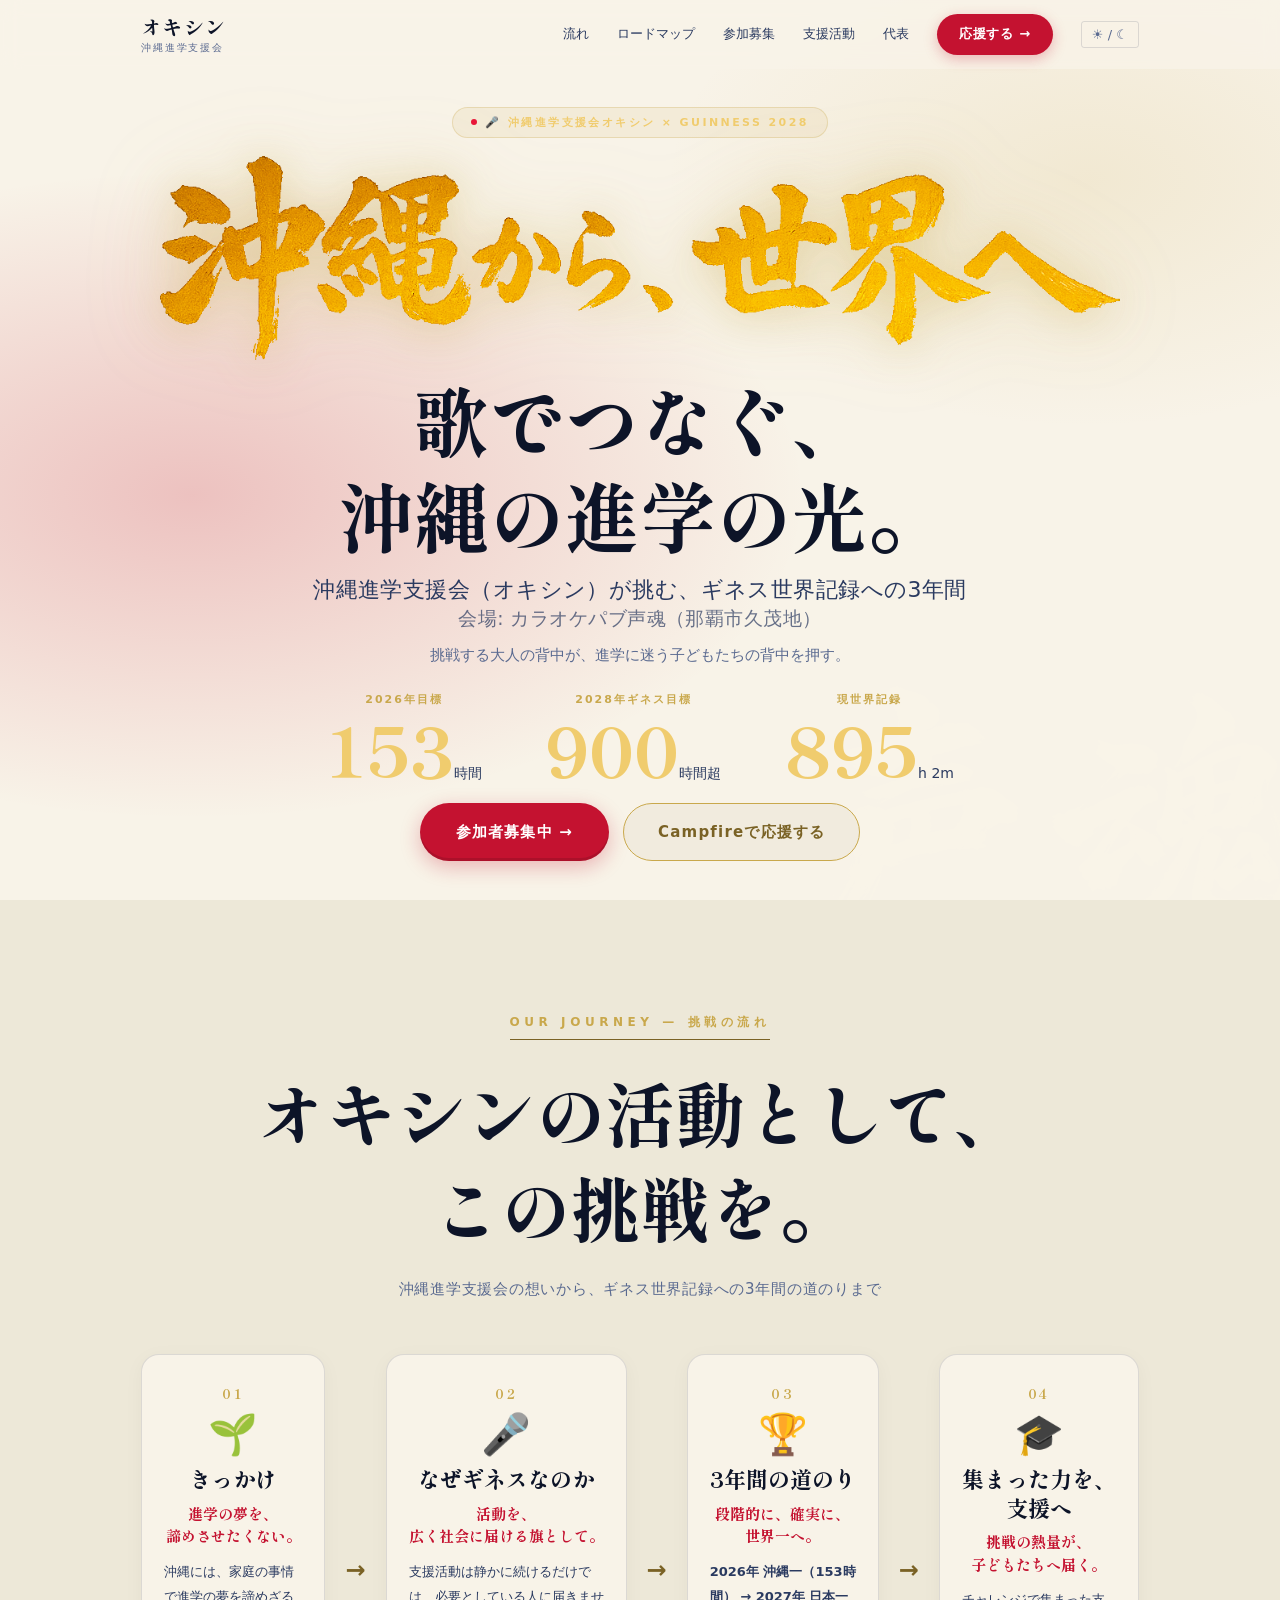
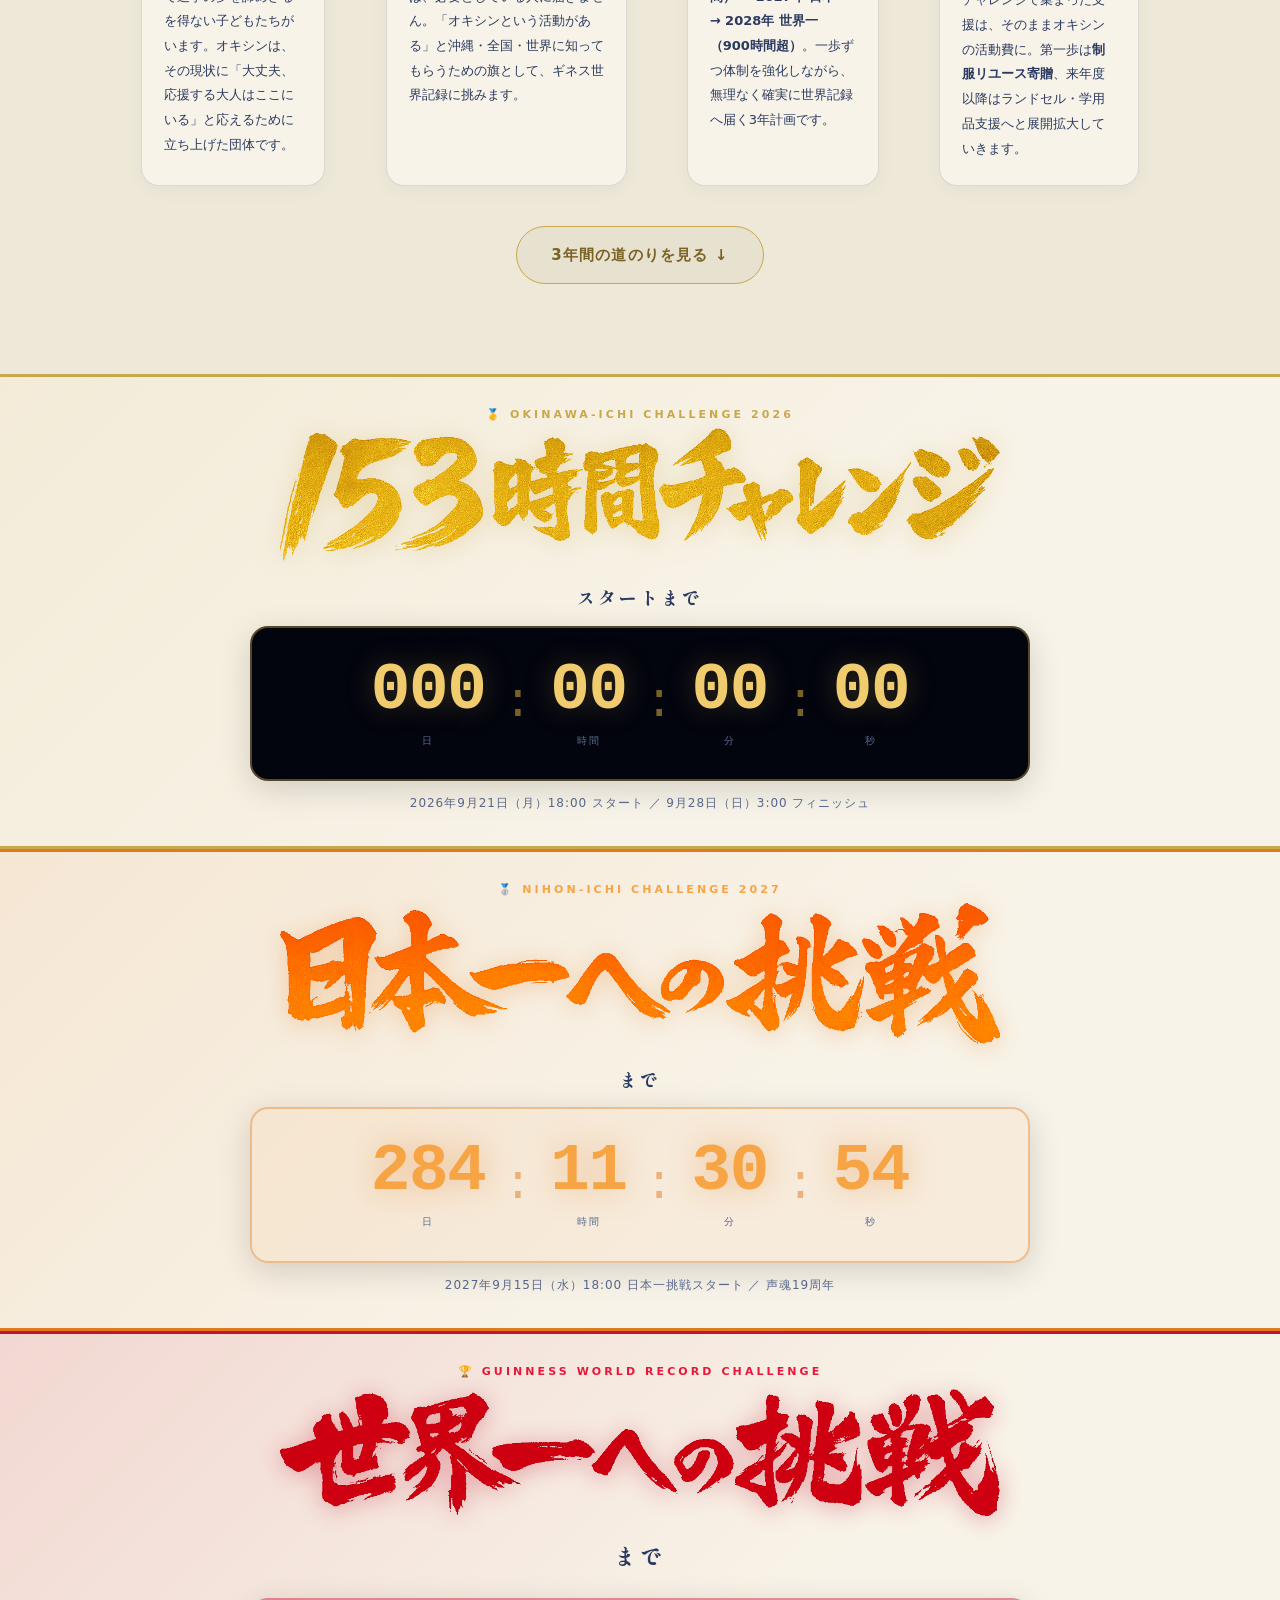
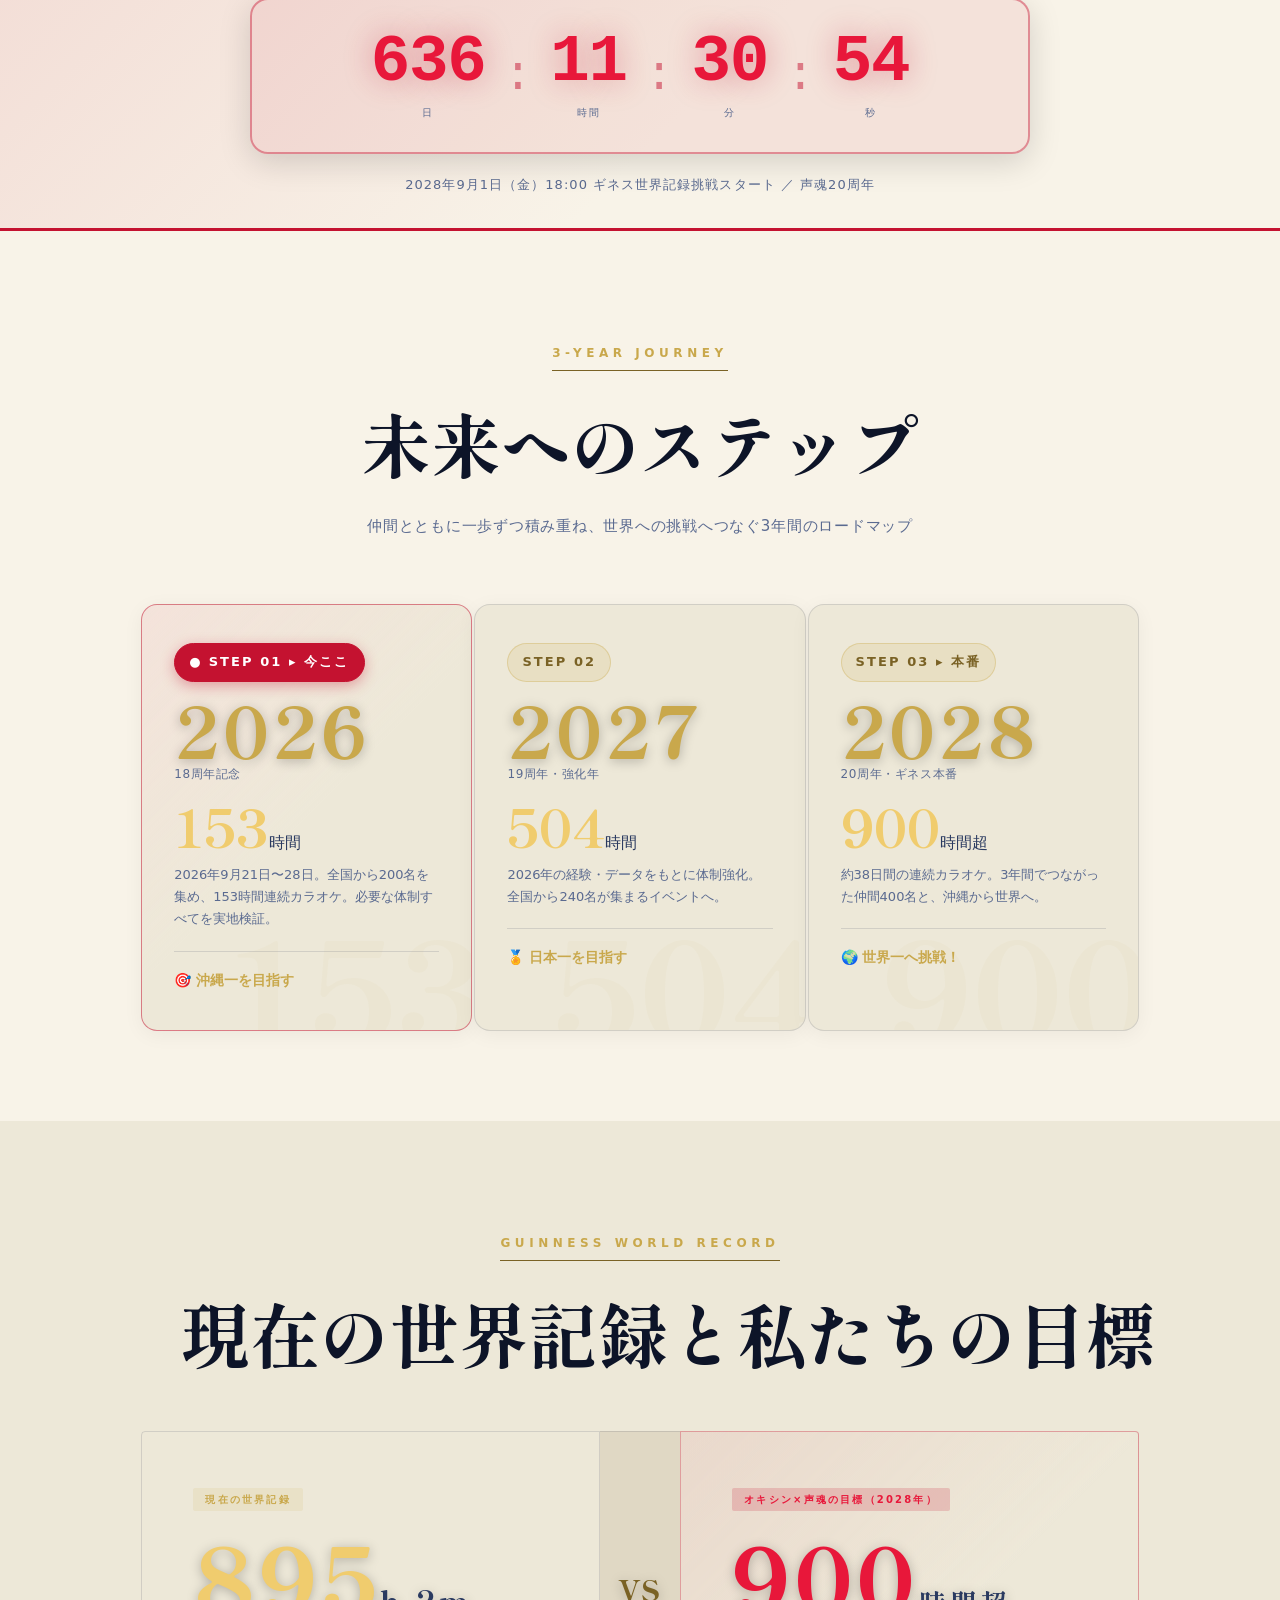
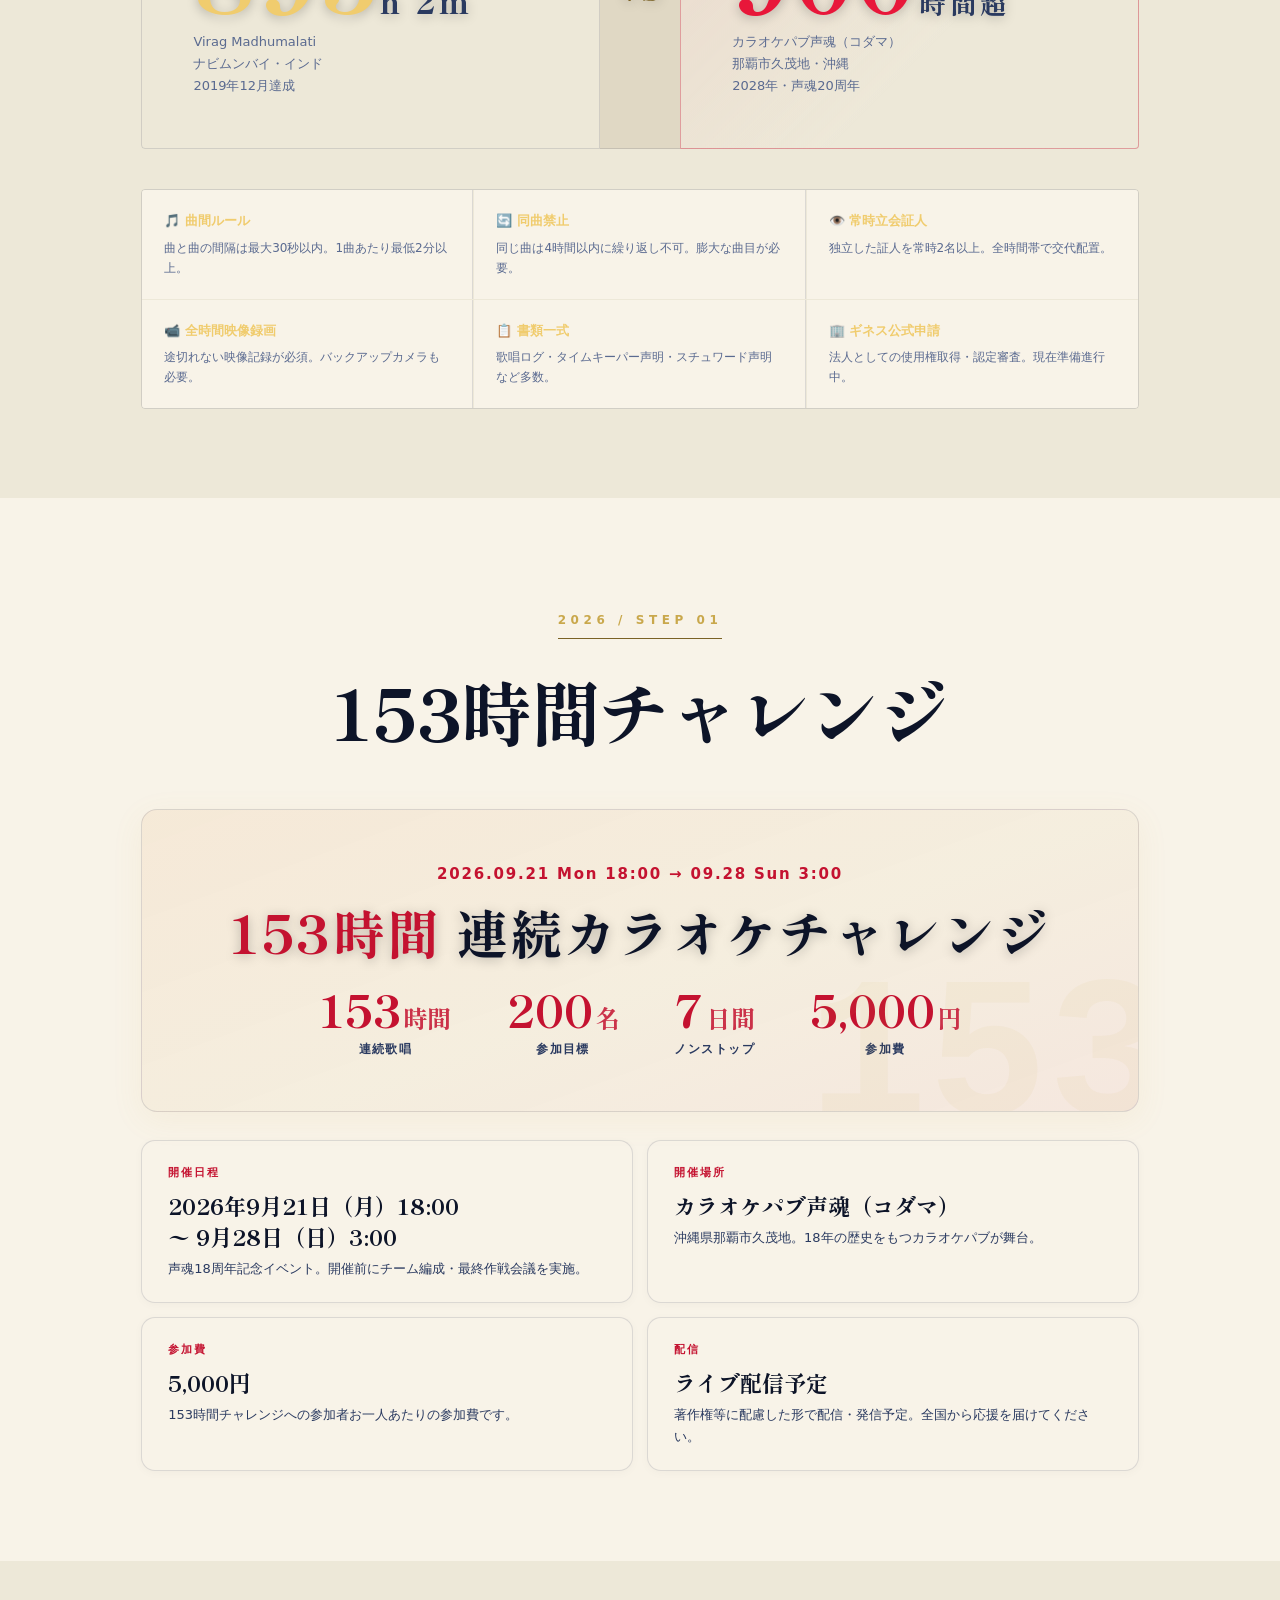
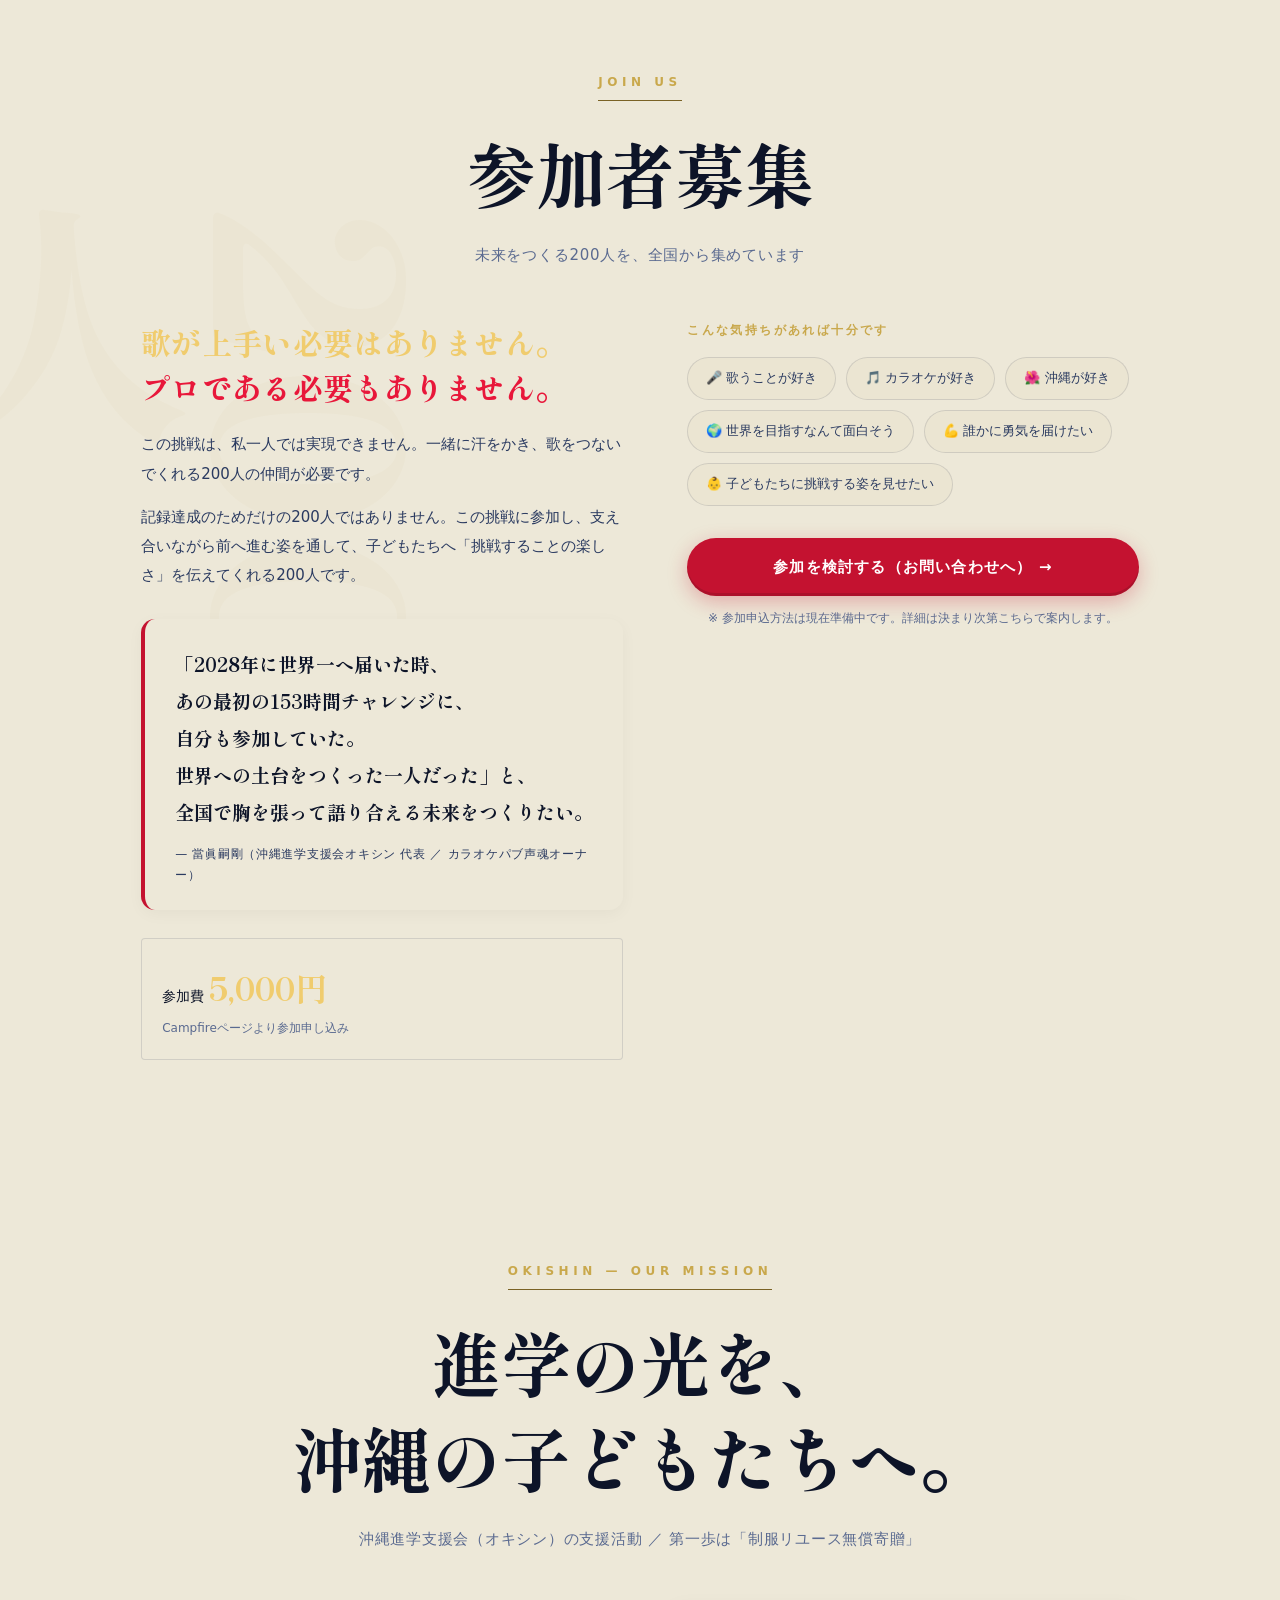
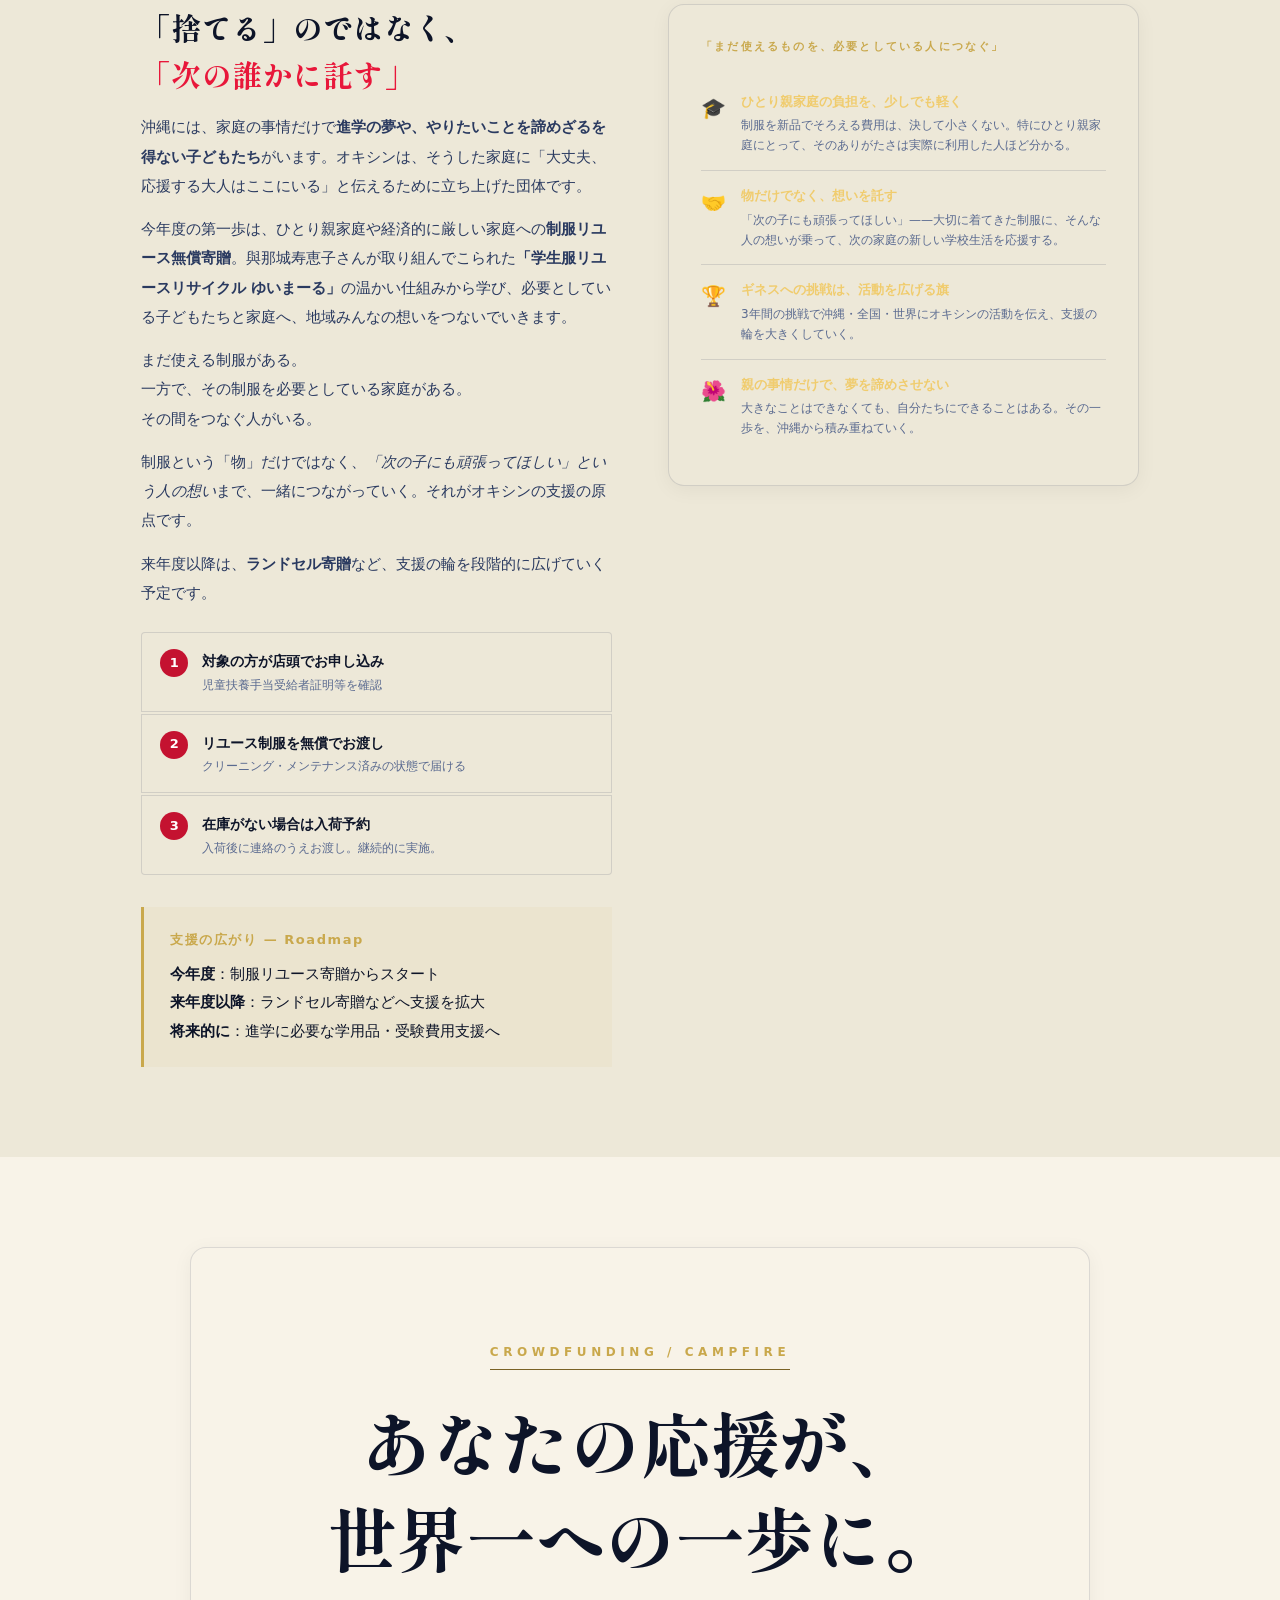
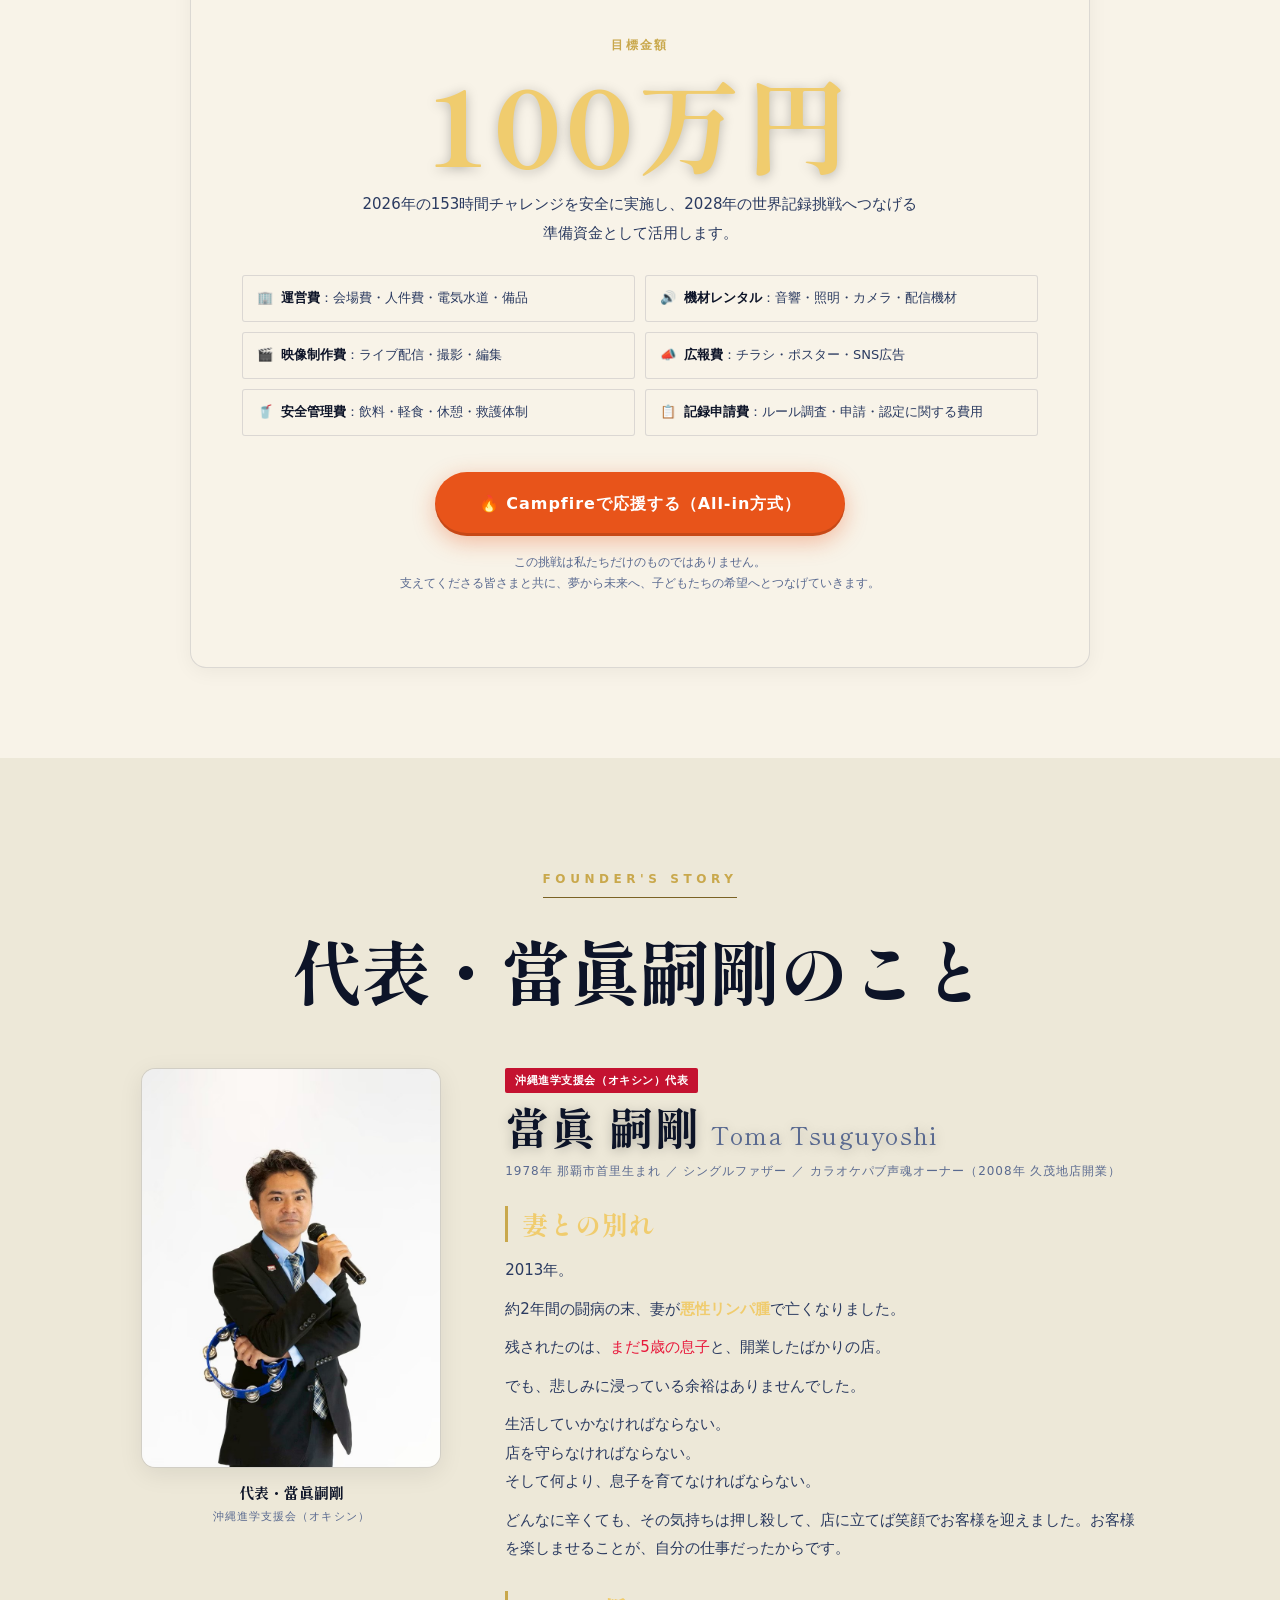
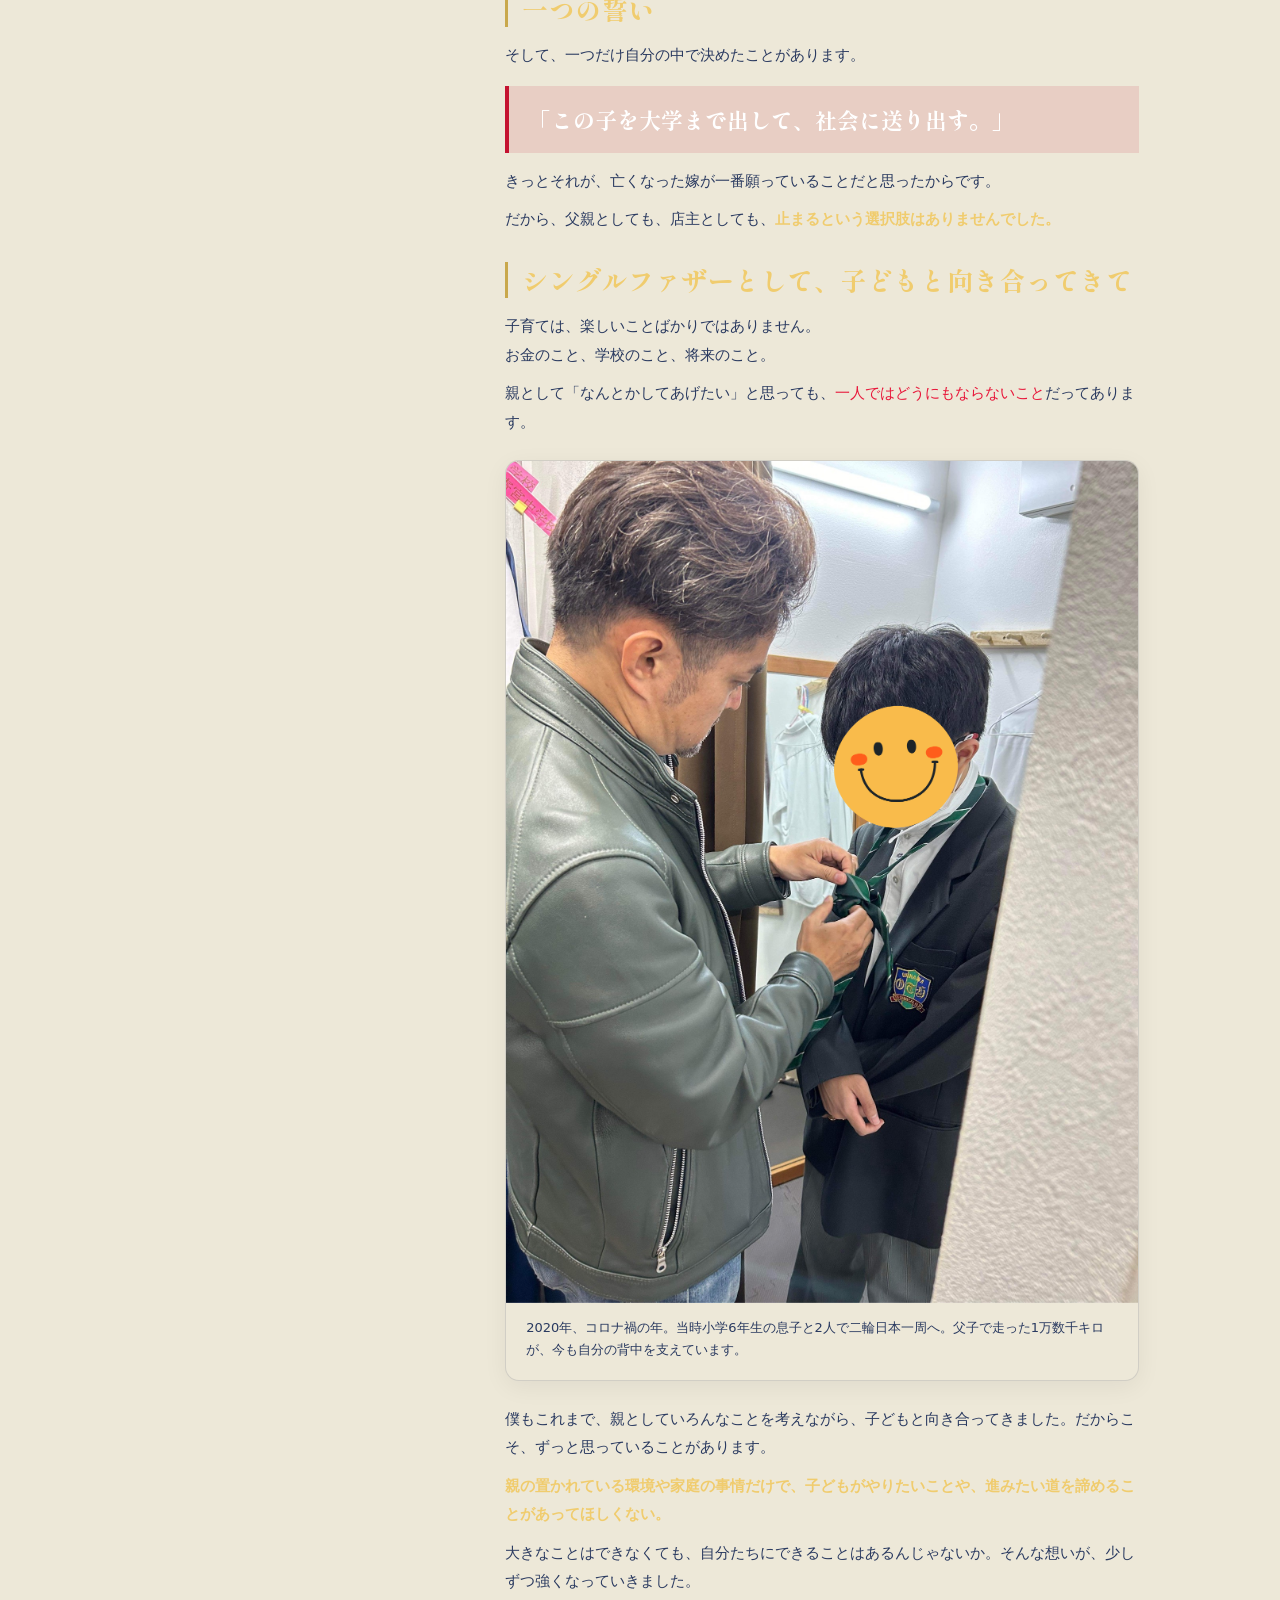
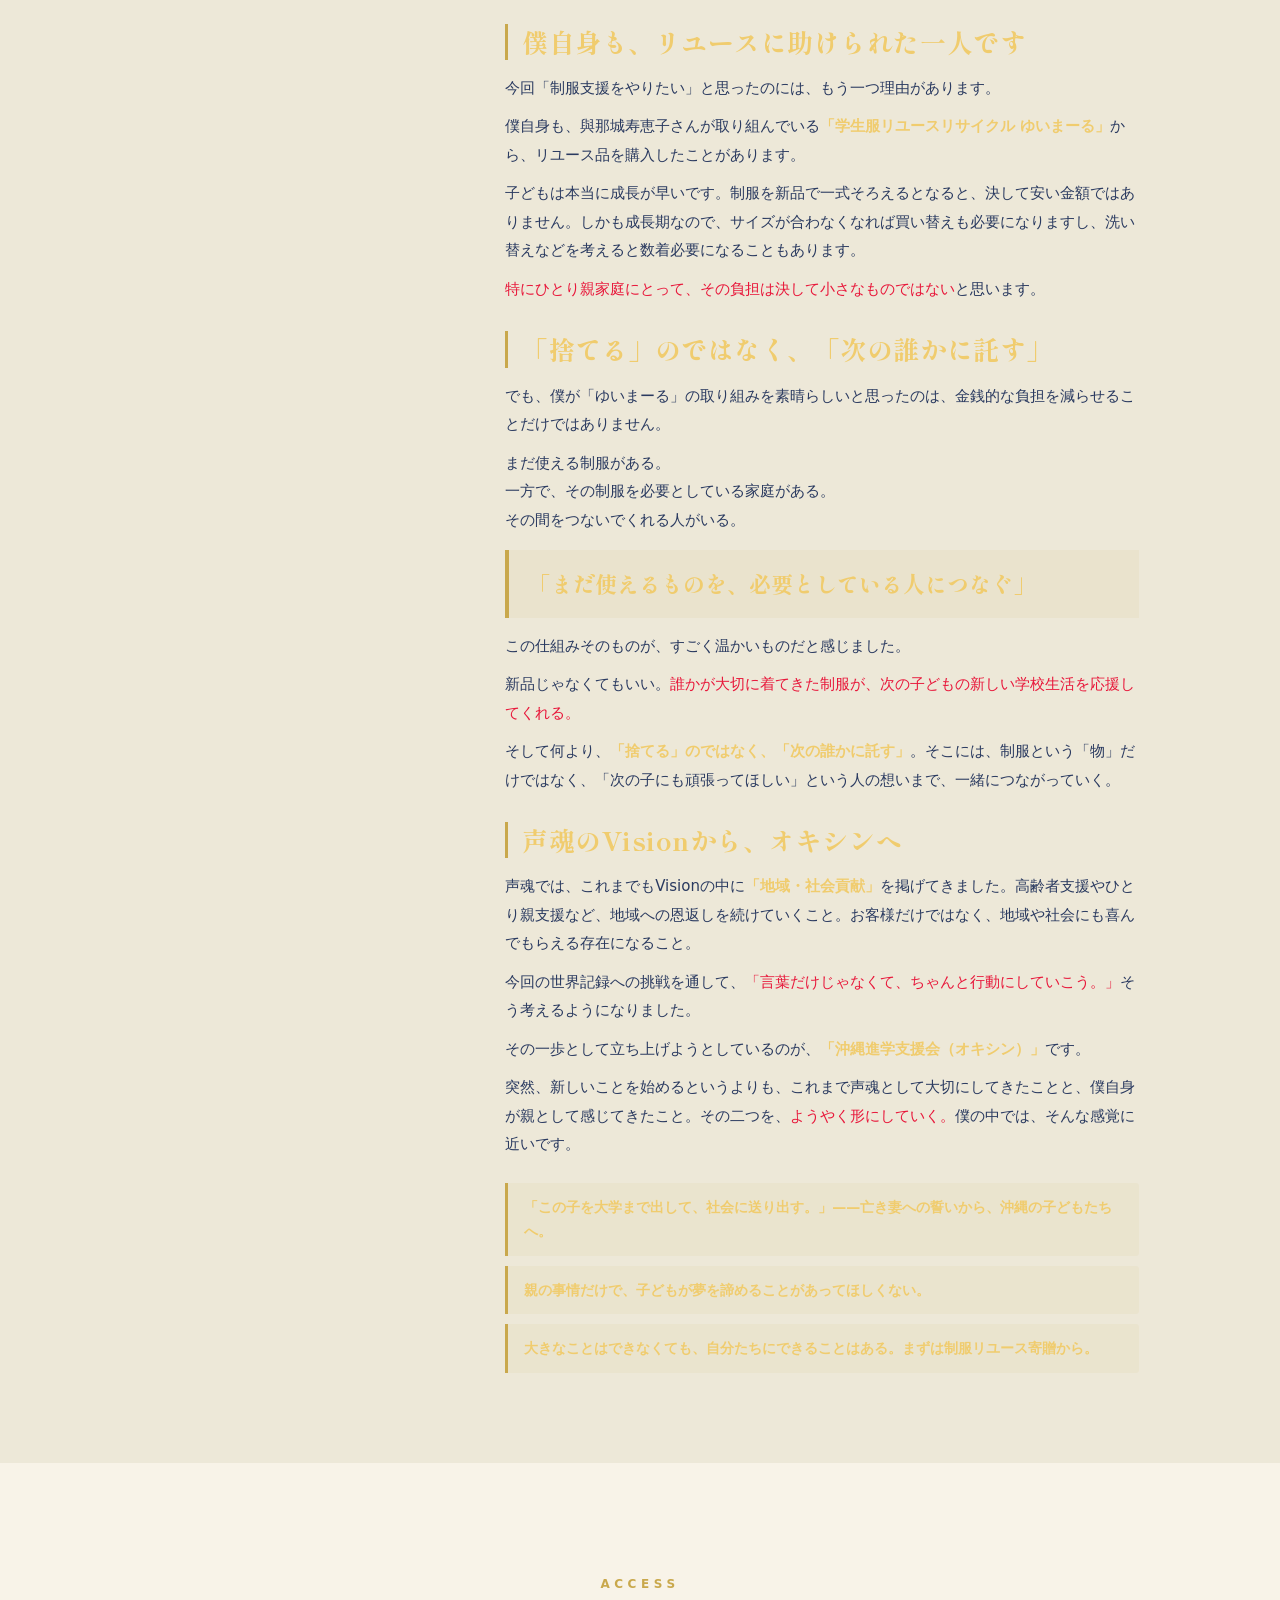
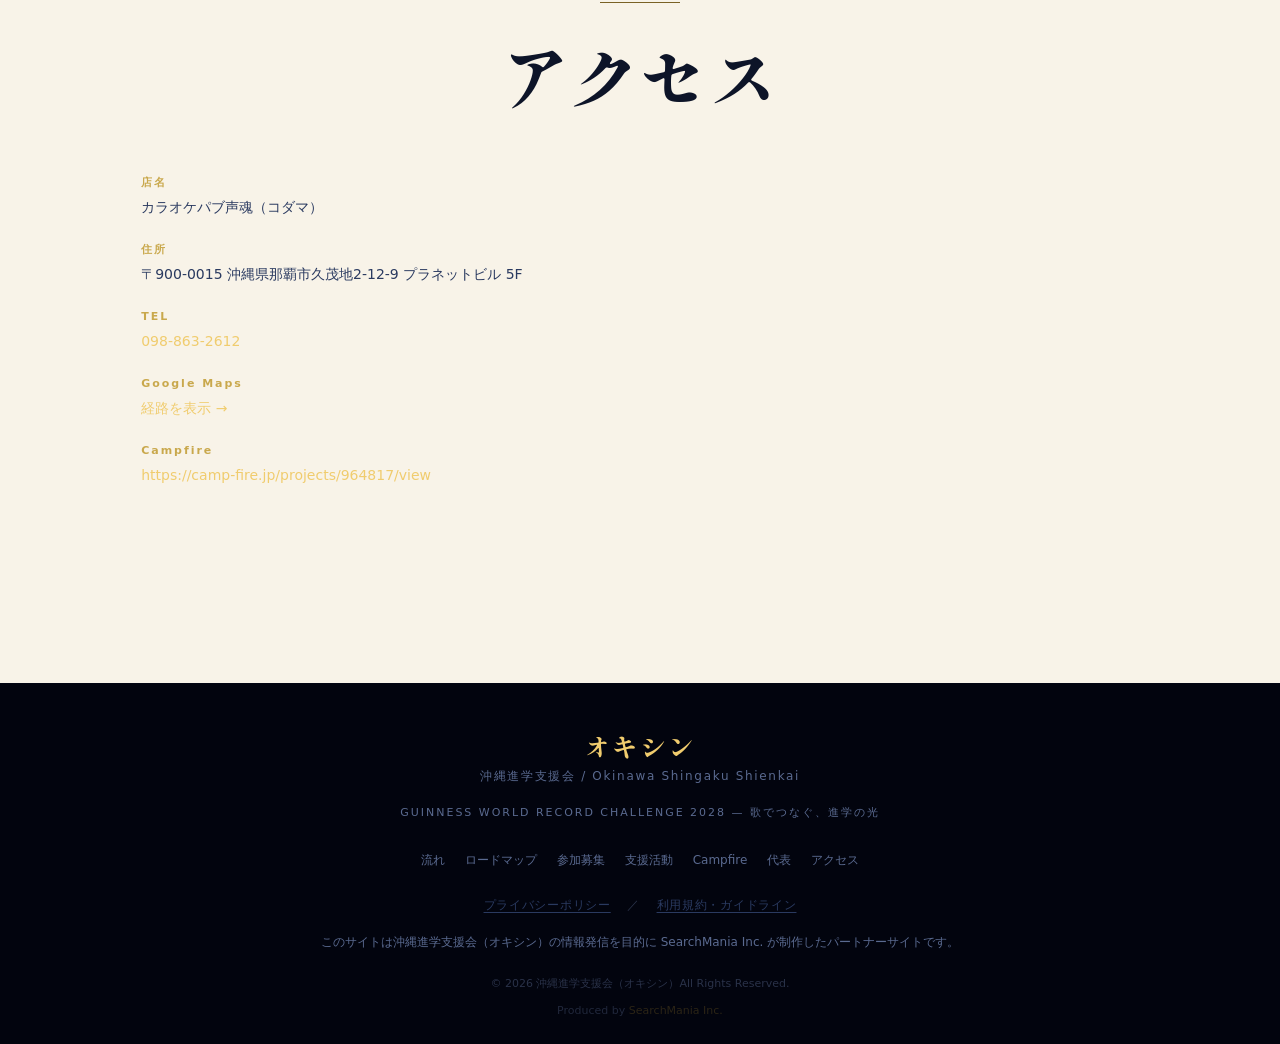
<file: index.html>
<!DOCTYPE html>
<html lang="ja">
<head>
  <meta charset="UTF-8">
  <meta name="viewport" content="width=device-width, initial-scale=1.0">
  <meta name="google-site-verification" content="LZg90oxtbqi0v6An7Fc0uO3ufbqcmW4_Qp9mCI2u6wk" />
  <title>沖縄進学支援会オキシン | 歌でつなぐ、進学の光 ／ ギネスに挑む3年間</title>
  <meta name="description" content="沖縄進学支援会（オキシン）が2028年カラオケ連続歌唱世界記録に挑戦。2026年沖縄一・2027年日本一・2028年世界一の3年計画で、沖縄の進学に悩む家庭への支援活動を広げていきます。会場はカラオケパブ声魂（那覇久茂地）。">
  <meta name="keywords" content="沖縄進学支援会,オキシン,進学支援,シングルファザー,声魂,ギネス,世界記録,カラオケ,沖縄,那覇,久茂地,當眞嗣剛">
  <link rel="canonical" href="https://okishin.search-mania.net/">

  <!-- OGP -->
  <meta property="og:title" content="沖縄進学支援会オキシン | 歌でつなぐ、進学の光">
  <meta property="og:description" content="沖縄進学支援会（オキシン）が2028年カラオケ世界記録に挑戦。2026年沖縄一→2027年日本一→2028年世界一の3年計画で、沖縄の進学支援を広く社会へ発信します。">
  <meta property="og:url" content="https://okishin.search-mania.net/">
  <meta property="og:type" content="website">
  <meta property="og:image" content="https://okishin.search-mania.net/ogp.png">
  <meta property="og:locale" content="ja_JP">
  <meta property="og:site_name" content="沖縄進学支援会オキシン">
  <meta name="twitter:card" content="summary_large_image">
  <meta name="twitter:title" content="沖縄進学支援会オキシン | 歌でつなぐ、進学の光">
  <meta name="twitter:description" content="2028年、900時間超のカラオケ世界記録に挑戦。沖縄の進学支援を広めるための3年間。2026年9月21日スタート。">
  <meta name="twitter:image" content="https://okishin.search-mania.net/ogp.png">

  <!-- Favicon -->
  <link rel="icon" href="favicon.svg" type="image/svg+xml">

  <!-- Google Fonts: 筆文字 Yuji Mai + 力強い明朝 Shippori Mincho B1 -->
  <link rel="preconnect" href="https://fonts.googleapis.com">
  <link rel="preconnect" href="https://fonts.gstatic.com" crossorigin>
  <link href="https://fonts.googleapis.com/css2?family=Shippori+Mincho+B1:wght@700;800;900&family=Yuji+Mai&display=swap" rel="stylesheet">

  <!-- JSON-LD -->
  <script type="application/ld+json">
  {
    "@context": "https://schema.org",
    "@type": "Event",
    "name": "オキシン主催 153時間カラオケチャレンジ2026（沖縄一）",
    "description": "沖縄進学支援会（オキシン）主催、カラオケパブ声魂を舞台にした153時間連続カラオケチャレンジ。2028年ギネス世界記録挑戦への3年計画の第一歩。",
    "startDate": "2026-09-21T18:00:00+09:00",
    "endDate": "2026-09-28T03:00:00+09:00",
    "eventStatus": "https://schema.org/EventScheduled",
    "eventAttendanceMode": "https://schema.org/OfflineEventAttendanceMode",
    "location": {
      "@type": "Place",
      "name": "カラオケパブ声魂（コダマ）",
      "address": {
        "@type": "PostalAddress",
        "streetAddress": "久茂地2-12-9 プラネットビル 5F",
        "postalCode": "900-0015",
        "telephone": "+81-98-863-2612",
        "addressLocality": "那覇市",
        "addressRegion": "沖縄県",
        "addressCountry": "JP"
      }
    },
    "organizer": {
      "@type": "Organization",
      "name": "沖縄進学支援会（オキシン）",
      "url": "https://okishin.search-mania.net/"
    },
    "offers": {
      "@type": "Offer",
      "price": "5000",
      "priceCurrency": "JPY",
      "availability": "https://schema.org/PreOrder",
      "description": "153時間チャレンジ 参加費（お一人あたり）"
    }
  }
  </script>

  <style>
    :root {
      --bg:      #050b1e;
      --bg2:     #0a1228;
      --bg3:     #0f1940;
      --gold:    #c9a84c;
      --gold-lt: #f0cc6e;
      --gold-dk: #7a6225;
      --red:     #c41230;
      --red-lt:  #e8173a;
      --amber:   #e07a1e;
      --amber-lt:#f7a445;
      --amber-dk:#7a4210;
      --ink:     #f0ece4;
      --ink-s:   #b0bed4;
      --ink-m:   #6478a0;
      --line:    rgba(201,168,76,.15);
      --font-serif: "Shippori Mincho B1","YuMincho","Yu Mincho","游明朝","Hiragino Mincho Pro","ヒラギノ明朝 Pro W3",Georgia,serif;
      --font-sans:  "Hiragino Kaku Gothic Pro","ヒラギノ角ゴ Pro W3","Meiryo","メイリオ",system-ui,sans-serif;
      --font-brush: "Yuji Mai","Shippori Mincho B1","YuMincho","游明朝",serif;
    }
    @media (prefers-color-scheme: light) {
      :root {
        --bg:#f8f3e8; --bg2:#ede8d8; --bg3:#e0d8c4;
        --ink:#0d1428; --ink-s:#2a3a60; --ink-m:#5a6a90;
        --line:rgba(10,20,60,.12);
      }
    }
    :root[data-theme="dark"]  {
      --bg:#050b1e; --bg2:#0a1228; --bg3:#0f1940;
      --ink:#f0ece4; --ink-s:#b0bed4; --ink-m:#6478a0;
      --line:rgba(201,168,76,.15);
    }
    :root[data-theme="light"] {
      --bg:#f8f3e8; --bg2:#ede8d8; --bg3:#e0d8c4;
      --ink:#0d1428; --ink-s:#2a3a60; --ink-m:#5a6a90;
      --line:rgba(10,20,60,.12);
    }

    *, *::before, *::after { box-sizing: border-box; margin: 0; padding: 0; }
    html { font-size: 16px; scroll-behavior: smooth; }
    body { font-family: var(--font-sans); background: var(--bg); color: var(--ink); line-height: 1.75; overflow-x: hidden; transition: background .3s, color .3s; }
    a { color: inherit; text-decoration: none; }
    img { max-width: 100%; display: block; }
    h1,h2,h3 { font-family: var(--font-serif); text-wrap: balance; }

    .wrap  { max-width: 1100px; margin: 0 auto; padding: 0 clamp(18px,4vw,56px); }
    .section { padding: clamp(72px,9vw,128px) 0; position: relative; }
    .eyebrow { font-size: 11px; letter-spacing: .3em; text-transform: uppercase; color: var(--gold); font-weight: 700; font-family: var(--font-sans); }
    .sec-head { margin-bottom: 56px; }
    .sec-head h2 { font-size: clamp(28px,4vw,52px); font-weight: 900; line-height: 1.15; margin: 14px 0 0; }
    .sec-head p  { color: var(--ink-s); font-size: 15px; margin-top: 12px; line-height: 1.8; }
    .divider { width: 40px; height: 2px; background: linear-gradient(90deg,var(--gold-dk),var(--gold-lt)); margin-top: 20px; }

    /* NAV */
    #nav { position: fixed; top: 0; left: 0; right: 0; z-index: 100; padding: 14px 0; transition: background .3s; }
    #nav.scrolled { background: color-mix(in srgb,var(--bg) 92%,transparent); backdrop-filter: blur(14px); border-bottom: 1px solid var(--line); }
    .nav-inner { display: flex; align-items: center; justify-content: space-between; }
    .nav-logo { display: inline-flex; align-items: center; }
    .nav-logo-txt { display: inline-flex; flex-direction: column; line-height: 1.1; }
    .nav-logo-abbr { font-family: var(--font-serif); font-size: 20px; font-weight: 900; color: var(--ink); letter-spacing: .06em; }
    .nav-logo-full { font-family: var(--font-sans); font-size: 10px; letter-spacing: .18em; color: var(--ink-m); font-weight: 400; margin-top: 4px; }
    @media (max-width: 540px) {
      .nav-logo-abbr { font-size: 17px; }
      .nav-logo-full { font-size: 9px; letter-spacing: .14em; }
    }
    .nav-links { display: flex; gap: 28px; align-items: center; font-size: 13px; }
    .nav-links a { color: var(--ink-s); transition: color .2s; }
    .nav-links a:hover { color: var(--gold-lt); }
    .nav-cta { background: var(--red); color: #fff !important; padding: 9px 22px; border-radius: 999px; font-weight: 700; letter-spacing: .06em; font-size: 13px; box-shadow: 0 4px 14px rgba(196,18,48,.28); transition: transform .2s, box-shadow .2s !important; }
    .nav-cta:hover { transform: translateY(-1px); box-shadow: 0 6px 18px rgba(196,18,48,.4); }
    .nav-cta:hover { background: var(--red-lt) !important; }
    .theme-btn { background: none; border: 1px solid var(--line); border-radius: 3px; color: var(--ink-m); font-size: 13px; padding: 5px 10px; cursor: pointer; font-family: var(--font-sans); }
    .theme-btn:hover { border-color: var(--gold); color: var(--gold); }

    /* HERO */
    #hero { min-height: 100vh; display: flex; align-items: center; justify-content: center; overflow: hidden; }
    .hero-bg {
      position: absolute; inset: 0;
      background:
        radial-gradient(ellipse 80% 60% at 15% 55%, rgba(196,18,48,.22) 0%, transparent 60%),
        radial-gradient(ellipse 60% 50% at 85% 20%, rgba(201,168,76,.14) 0%, transparent 55%);
    }
    .hero-phantom {
      position: absolute; right: -40px; bottom: -60px;
      width: clamp(320px,42vw,720px); height: auto;
      opacity: .09; pointer-events: none; user-select: none;
      mix-blend-mode: screen; filter: saturate(1.3);
    }
    :root[data-theme="light"] .hero-phantom { opacity: .18; mix-blend-mode: multiply; }
    /* 筆文字画像共通 */
    .brush-img {
      display: block; margin: 0 auto; max-width: 100%; height: auto;
      filter: drop-shadow(0 6px 24px rgba(0,0,0,.4));
    }
    .hero-brush {
      width: clamp(320px,86vw,960px); margin: 0 auto 12px;
      filter: drop-shadow(0 4px 20px rgba(201,168,76,.35)) drop-shadow(0 0 40px rgba(201,168,76,.2));
    }
    .challenge-brush {
      width: clamp(280px,62vw,720px); margin: 4px auto; display: block;
      filter: drop-shadow(0 3px 12px rgba(196,18,48,.35));
    }
    .cd2-until {
      text-align: center; font-family: var(--font-serif); font-weight: 900;
      font-size: clamp(15px,1.8vw,22px); color: var(--ink-s); letter-spacing: .18em;
      margin-bottom: 24px;
    }
    /* 視覚的に隠すがSEO/スクリーンリーダー用に残す */
    .sr-only {
      position: absolute; width: 1px; height: 1px; padding: 0; margin: -1px;
      overflow: hidden; clip: rect(0,0,0,0); white-space: nowrap; border: 0;
    }
    .hero-inner { position: relative; z-index: 2; text-align: center; padding: 120px 0 80px; }
    .hero-tag {
      display: inline-flex; align-items: center; gap: 8px;
      background: rgba(201,168,76,.1); border: 1px solid rgba(201,168,76,.28); border-radius: 100px;
      padding: 5px 18px; font-size: 11px; letter-spacing: .22em; color: var(--gold-lt);
      margin-bottom: 28px; font-weight: 700; font-family: var(--font-sans);
    }
    .hero-tag::before { content: ''; width: 6px; height: 6px; border-radius: 50%; background: var(--red-lt); animation: blink 1.4s ease-in-out infinite; flex-shrink: 0; }
    @keyframes blink { 0%,100%{opacity:1} 50%{opacity:.2} }
    .hero-h1 { font-size: clamp(32px,6vw,76px); font-weight: 900; line-height: 1.25; letter-spacing: -.005em; margin-bottom: 16px; padding: 0 8px; }
    .hero-h1 .hl { color: var(--gold-lt); display: block; }
    .hero-h1-body { display: block; margin-top: 4px; }
    .hero-h1 .sub { font-size: clamp(14px,2vw,22px); color: var(--ink-s); font-weight: 400; display: block; margin-top: 14px; letter-spacing: .02em; font-family: var(--font-sans); }
    .hero-tagline { font-size: 15px; color: var(--ink-m); margin-bottom: 52px; line-height: 1.9; }
    .hero-stats { display: flex; justify-content: center; gap: clamp(24px,5vw,72px); margin-bottom: 48px; flex-wrap: wrap; }
    .hstat-l { font-size: 11px; letter-spacing: .18em; color: var(--gold); font-weight: 700; margin-bottom: 6px; font-family: var(--font-sans); }
    .hstat-n { font-family: var(--font-serif); font-size: clamp(38px,6vw,68px); font-weight: 900; color: var(--gold-lt); line-height: 1; }
    .hstat-u { font-size: 14px; color: var(--ink-s); font-family: var(--font-sans); font-weight: 400; }
    .hero-btns { display: flex; gap: 14px; justify-content: center; flex-wrap: wrap; }
    /* 親近感ある温かいボタン — 柔らかい角丸 + ふわっとした影 */
    .btn-red {
      display: inline-block; position: relative;
      background: var(--red); color: #fff;
      padding: 16px 36px;
      font-family: var(--font-sans); font-size: 15px; font-weight: 700;
      letter-spacing: .08em;
      border-radius: 999px;
      box-shadow: 0 6px 20px rgba(196,18,48,.28), inset 0 -3px 0 rgba(0,0,0,.12);
      transition: transform .2s ease, box-shadow .2s ease;
    }
    .btn-red:hover { transform: translateY(-2px); box-shadow: 0 10px 28px rgba(196,18,48,.4), inset 0 -3px 0 rgba(0,0,0,.12); }
    .btn-red:active { transform: translateY(0); box-shadow: 0 3px 10px rgba(196,18,48,.28), inset 0 -1px 0 rgba(0,0,0,.12); }
    .btn-outline {
      display: inline-block; position: relative;
      background: rgba(201,168,76,.06); color: var(--gold-lt);
      padding: 15px 34px;
      font-family: var(--font-sans); font-size: 15px; font-weight: 700;
      letter-spacing: .08em;
      border: 1.5px solid var(--gold);
      border-radius: 999px;
      transition: transform .2s ease, box-shadow .2s ease, background .2s;
    }
    .btn-outline:hover { transform: translateY(-2px); background: rgba(201,168,76,.15); box-shadow: 0 8px 22px rgba(201,168,76,.22); }
    .btn-outline:active { transform: translateY(0); box-shadow: 0 3px 8px rgba(201,168,76,.18); }
    /* light-mode で outlineが薄すぎない微調整 */
    :root[data-theme="light"] .btn-outline { color: var(--gold-dk); background: rgba(122,98,37,.05); }
    @media (prefers-color-scheme: light) {
      :root:not([data-theme="dark"]) .btn-outline { color: var(--gold-dk); background: rgba(122,98,37,.05); }
    }
    /* 筆文字（力強い和文カリグラフィ）— ヒーロー・年号・大見出しのみに限定適用 */
    .hero-h1 .hl,
    .rm-year,
    .rv-h,
    .cf-goal,
    .ev-title,
    .owner-name,
    .cd2-sub,
    .rv-vs {
      font-family: var(--font-brush);
      font-weight: 400;      /* Yuji Mai は400のみ */
      letter-spacing: .04em; /* 筆文字は詰めない */
      line-height: 1.35;     /* 筆の抜きぶんを確保 */
      text-shadow: 0 2px 12px rgba(0,0,0,.25);
    }
    /* 節見出し h2 は Shippori Mincho B1 900 で力強く */
    h2, .charity-h, .recruit-lead {
      font-family: var(--font-serif);
      font-weight: 900;
      letter-spacing: .01em;
      line-height: 1.35;
    }
    .sec-head h2 { letter-spacing: -.005em; }
    .divider { width: 56px; height: 3px; background: linear-gradient(90deg, transparent, var(--gold-lt) 30%, var(--gold-dk) 70%, transparent); border-radius: 2px; margin-top: 22px; }
    /* はみ出し防止 */
    .hero-h1, .hero-h1 .hl, .rv-h, .rm-year, .cf-goal, .cd2-sub, .ev-title, .owner-name {
      word-break: keep-all;
      overflow-wrap: break-word;
    }

    /* 沖縄一 2026 header brush + until label */
    .cd-sub { text-align: center; font-size: clamp(20px,3vw,32px); color: var(--gold-lt); margin: 0 auto 20px; padding: 0 16px; line-height: 1; }
    .h153-brush {
      width: clamp(280px,62vw,720px); margin: 4px auto; display: block;
      filter: drop-shadow(0 3px 12px rgba(201,168,76,.3));
    }
    .cd-until {
      text-align: center; font-family: var(--font-serif); font-weight: 900;
      font-size: clamp(13px,1.5vw,18px); color: var(--ink-s); letter-spacing: .16em;
      margin: 0 0 12px;
    }

    /* 日本一 2027 countdown (amber) */
    #cd3-section { background: linear-gradient(135deg, rgba(224,122,30,.10) 0%, var(--bg) 60%); border-top: 3px solid var(--amber); border-bottom: 3px solid var(--amber); padding: 28px 0 32px; }
    .cd3-label { text-align: center; font-size: 11px; letter-spacing: .28em; color: var(--amber-lt); font-weight: 700; margin: 0 0 4px; font-family: var(--font-sans); }
    .cd3-sub { text-align: center; font-size: clamp(20px,3vw,32px); color: var(--amber-lt); margin: 0 auto 20px; padding: 0 16px; line-height: 1; text-shadow: 0 2px 20px rgba(224,122,30,.25); }
    .nihonichi-brush {
      width: clamp(280px,62vw,720px); margin: 4px auto; display: block;
      filter: drop-shadow(0 3px 12px rgba(224,122,30,.3));
    }
    .cd3-board {
      display: flex; justify-content: center; align-items: center; gap: clamp(6px,1.4vw,20px);
      background: rgba(224,122,30,.06); border: 2px solid rgba(224,122,30,.4); border-radius: 18px;
      padding: clamp(18px,2.6vw,30px) clamp(16px,2.5vw,32px); max-width: 780px; margin: 0 auto;
      box-shadow: 0 6px 24px rgba(224,122,30,.14), inset 0 1px 0 rgba(224,122,30,.15);
      box-sizing: border-box; width: calc(100% - 32px);
    }
    .cd3-digit { font-family: "Courier New",monospace; font-size: clamp(36px,5.5vw,66px); font-weight: 700; line-height: 1; color: var(--amber-lt); letter-spacing: -.02em; text-shadow: 0 0 30px rgba(224,122,30,.4); }
    .cd3-colon { font-family: "Courier New",monospace; font-size: clamp(28px,4vw,48px); color: rgba(224,122,30,.5); line-height: 1; animation: colon-blink .9s step-start infinite; }
    .cd3-date { text-align: center; margin: 12px 0 0; font-size: 12px; color: var(--ink-m); letter-spacing: .08em; }
    .cd3-until {
      text-align: center; font-family: var(--font-serif); font-weight: 900;
      font-size: clamp(13px,1.5vw,18px); color: var(--ink-s); letter-spacing: .16em;
      margin: 0 0 12px;
    }

    /* GUINNESS 2028 countdown (red) */
    #cd2-section { background: linear-gradient(135deg, rgba(196,18,48,.12) 0%, var(--bg) 60%); border-top: 3px solid var(--red); border-bottom: 3px solid var(--red); padding: 28px 0 32px; }
    .cd2-label { text-align: center; font-size: 11px; letter-spacing: .28em; color: var(--red-lt); font-weight: 700; margin-bottom: 8px; font-family: var(--font-sans); }
    .cd2-sub { text-align: center; font-size: clamp(20px,3vw,32px); color: var(--gold-lt); margin: 0 auto 20px; padding: 0 16px; line-height: 1; }
    .cd2-board {
      display: flex; justify-content: center; align-items: center; gap: clamp(6px,1.4vw,20px);
      background: rgba(196,18,48,.07); border: 2px solid rgba(196,18,48,.42); border-radius: 18px;
      padding: clamp(18px,2.6vw,30px) clamp(16px,2.5vw,32px); max-width: 780px; margin: 0 auto;
      box-shadow: 0 6px 24px rgba(196,18,48,.14), inset 0 1px 0 rgba(196,18,48,.15);
      box-sizing: border-box; width: calc(100% - 32px);
    }
    .cd2-digit { font-family: "Courier New",monospace; font-size: clamp(36px,5.5vw,66px); font-weight: 700; line-height: 1; color: var(--red-lt); letter-spacing: -.02em; text-shadow: 0 0 30px rgba(196,18,48,.4); }
    .cd2-colon { font-family: "Courier New",monospace; font-size: clamp(28px,4vw,48px); color: rgba(196,18,48,.5); line-height: 1; animation: colon-blink .9s step-start infinite; }
    .cd2-date { text-align: center; margin-top: 20px; font-size: 13px; color: var(--ink-m); letter-spacing: .08em; }

    /* COUNTDOWN 2026 (gold) */
    #cd-section { background: linear-gradient(135deg, rgba(201,168,76,.10) 0%, var(--bg) 60%); border-top: 3px solid var(--gold); border-bottom: 3px solid var(--gold); padding: 28px 0 32px; }
    .cd-label { text-align: center; font-size: 11px; letter-spacing: .28em; color: var(--gold); font-weight: 700; margin: 0 0 4px; font-family: var(--font-sans); }
    .cd-board {
      display: flex; justify-content: center; align-items: center; gap: clamp(6px,1.4vw,20px);
      background: #02040e; border: 2px solid rgba(201,168,76,.42); border-radius: 18px;
      padding: clamp(18px,2.6vw,30px) clamp(16px,2.5vw,32px); max-width: 780px; margin: 0 auto;
      box-shadow: 0 6px 24px rgba(201,168,76,.14), inset 0 1px 0 rgba(201,168,76,.1);
      box-sizing: border-box; width: calc(100% - 32px);
    }
    :root[data-theme="light"] .cd-board { background: #0a0e1a; }
    .cd-unit { text-align: center; }
    .cd-digit { font-family: "Courier New",monospace; font-size: clamp(36px,5.5vw,66px); font-weight: 700; line-height: 1; color: var(--gold-lt); letter-spacing: -.02em; text-shadow: 0 0 30px rgba(201,168,76,.3); }
    .cd-unit-l { font-size: 10px; letter-spacing: .2em; color: var(--ink-m); margin-top: 8px; font-family: var(--font-sans); }
    .cd-colon { font-family: "Courier New",monospace; font-size: clamp(28px,4vw,48px); color: var(--gold-dk); line-height: 1; animation: colon-blink .9s step-start infinite; }
    @keyframes colon-blink { 0%,49%{opacity:1} 50%,100%{opacity:.2} }
    .cd-date { text-align: center; margin: 12px 0 0; font-size: 12px; color: var(--ink-m); letter-spacing: .08em; }

    /* ROADMAP */
    #roadmap { background: var(--bg); }
    .roadmap-grid { display: grid; grid-template-columns: repeat(3,1fr); gap: 2px; margin-top: 64px; }
    .rm-card { background: var(--bg2); border: 1px solid var(--line); padding: clamp(24px,3vw,44px) clamp(20px,2.5vw,36px); position: relative; overflow: hidden; transition: border-color .3s; }
    .rm-card:first-child { border-radius: 4px 0 0 4px; }
    .rm-card:last-child  { border-radius: 0 4px 4px 0; }
    .rm-card:hover { border-color: rgba(201,168,76,.35); }
    .rm-card.active { border-color: rgba(196,18,48,.5); background: linear-gradient(135deg,rgba(196,18,48,.07) 0%,var(--bg2) 50%); }
    .rm-phantom { position: absolute; right: -16px; bottom: -24px; font-family: var(--font-serif); font-size: 140px; font-weight: 900; color: rgba(201,168,76,.04); line-height: 1; pointer-events: none; }
    .rm-badge {
      display: inline-block;
      font-size: 13px;
      letter-spacing: .16em;
      font-weight: 900;
      color: var(--gold-dk);
      font-family: var(--font-sans);
      background: rgba(201,168,76,.14);
      padding: 7px 14px;
      border-radius: 999px;
      border: 1px solid rgba(201,168,76,.35);
    }
    .rm-badge.now {
      color: #fff;
      background: var(--red);
      border-color: var(--red);
      box-shadow: 0 4px 14px rgba(196,18,48,.35);
    }
    .rm-badge.now::before {
      content: '●';
      display: inline-block;
      margin-right: 6px;
      color: #fff;
      animation: blink 1.4s ease-in-out infinite;
    }
    .rm-year { font-family: var(--font-serif); font-size: clamp(52px,5.5vw,80px); font-weight: 900; color: var(--gold); line-height: 1; margin: 10px 0 2px; }
    .rm-aniv { font-size: 12px; color: var(--ink-m); letter-spacing: .05em; margin-bottom: 16px; }
    .rm-hours { font-family: var(--font-serif); font-size: clamp(36px,4vw,56px); font-weight: 900; line-height: 1; color: var(--gold-lt); }
    .rm-hours span { font-size: 16px; color: var(--ink-s); font-family: var(--font-sans); font-weight: 400; }
    .rm-detail { font-size: 13px; color: var(--ink-m); margin-top: 12px; line-height: 1.7; }
    .rm-goal { margin-top: 20px; padding-top: 16px; border-top: 1px solid var(--line); font-size: 14px; font-weight: 700; color: var(--gold); }

    /* RECORD */
    #record { background: var(--bg2); }
    .record-vs { display: grid; grid-template-columns: 1fr 80px 1fr; gap: 0; align-items: stretch; }
    .rv-box { padding: clamp(28px,4vw,52px); border: 1px solid var(--line); }
    .rv-box:first-child { border-radius: 4px 0 0 4px; }
    .rv-box:last-child  { border-radius: 0 4px 4px 0; border-color: rgba(196,18,48,.35); background: linear-gradient(135deg,rgba(196,18,48,.07) 0%,var(--bg2) 60%); }
    .rv-tag { font-size: 10px; letter-spacing: .22em; font-weight: 700; display: inline-block; padding: 3px 12px; border-radius: 2px; margin-bottom: 20px; font-family: var(--font-sans); }
    .rv-tag.current   { background: rgba(201,168,76,.12); color: var(--gold); }
    .rv-tag.challenge { background: rgba(196,18,48,.18); color: var(--red-lt); }
    .rv-h { font-family: var(--font-serif); font-size: clamp(52px,7vw,92px); font-weight: 900; line-height: 1; color: var(--gold-lt); }
    .rv-box:last-child .rv-h { color: var(--red-lt); }
    .rv-sub { font-size: 13px; color: var(--ink-m); margin-top: 10px; line-height: 1.7; }
    .rv-mid { background: var(--bg3); border-top: 1px solid var(--line); border-bottom: 1px solid var(--line); display: flex; align-items: center; justify-content: center; }
    .rv-vs { font-family: var(--font-serif); font-size: 28px; font-weight: 900; color: var(--gold-dk); }
    .rules-grid { display: grid; grid-template-columns: repeat(3,1fr); gap: 1px; margin-top: 40px; border: 1px solid var(--line); border-radius: 4px; overflow: hidden; }
    .rule { padding: 20px 22px; background: var(--bg); border-right: 1px solid var(--line); }
    .rule:nth-child(3n) { border-right: none; }
    .rule h4 { font-size: 13px; font-weight: 700; color: var(--gold-lt); margin-bottom: 6px; }
    .rule p  { font-size: 12px; color: var(--ink-m); line-height: 1.65; }

    /* RECRUIT */
    #recruit { background: var(--bg); position: relative; overflow: hidden; }
    .recruit-phantom { position: absolute; left: -60px; top: 50%; transform: translateY(-60%); font-family: var(--font-serif); font-size: clamp(160px,20vw,320px); font-weight: 900; color: rgba(201,168,76,.035); line-height: 1; pointer-events: none; writing-mode: vertical-rl; }
    .recruit-inner { display: grid; grid-template-columns: 1fr 1fr; gap: 64px; align-items: start; position: relative; z-index: 1; }
    .recruit-lead { font-family: var(--font-serif); font-size: clamp(20px,2.5vw,30px); font-weight: 900; line-height: 1.5; margin-bottom: 20px; color: var(--gold-lt); }
    .recruit-lead em { color: var(--red-lt); font-style: normal; }
    .recruit-body p { font-size: 15px; color: var(--ink-s); line-height: 1.95; margin-bottom: 14px; }
    .recruit-blockquote { margin: 28px 0; padding: 26px 30px 24px; border-left: 4px solid var(--red); background: var(--bg2); border-radius: 14px; box-shadow: 0 4px 16px rgba(0,0,0,.04); }
    .recruit-blockquote p { font-family: var(--font-serif); font-weight: 700; font-size: clamp(15px,1.9vw,19px); color: var(--ink); line-height: 1.95; margin: 0; word-break: keep-all; overflow-wrap: normal; text-wrap: pretty; }
    .recruit-blockquote cite { display: block; font-size: 12px; color: var(--ink-s); margin-top: 14px; font-style: normal; letter-spacing: .06em; }
    .recruit-tags { display: flex; flex-wrap: wrap; gap: 10px; }
    .rtag { border: 1px solid var(--line); padding: 9px 18px; border-radius: 999px; font-size: 13px; color: var(--ink-s); background: rgba(201,168,76,.04); transition: transform .2s, border-color .2s, color .2s, background .2s; }
    .rtag:hover { border-color: var(--gold); color: var(--gold-lt); background: rgba(201,168,76,.1); transform: translateY(-1px); }
    .rtag:hover { border-color: var(--gold); color: var(--gold-lt); }
    .recruit-fee { margin-top: 28px; padding: 20px; background: var(--bg2); border: 1px solid var(--line); border-radius: 4px; font-size: 14px; }
    .recruit-fee .big { font-family: var(--font-serif); font-size: 32px; font-weight: 900; color: var(--gold-lt); }
    .recruit-fee small { font-size: 12px; color: var(--ink-m); }

    /* 2026 EVENT */
    #event { background: var(--bg2); }
    .ev-banner {
      background: linear-gradient(160deg, rgba(224,122,30,.08) 0%, rgba(201,168,76,.06) 55%, rgba(196,18,48,.05) 100%);
      border: 1px solid var(--line); border-radius: 16px; padding: clamp(28px,4vw,52px);
      text-align: center; margin-bottom: 28px; position: relative; overflow: hidden;
      box-shadow: 0 8px 32px rgba(201,168,76,.08);
    }
    .ev-ph { position: absolute; right: -30px; bottom: -50px; font-family: "Courier New",monospace; font-size: 200px; font-weight: 700; color: rgba(201,168,76,.06); line-height: 1; pointer-events: none; }
    .ev-date { color: var(--red); font-size: clamp(12px,1.5vw,15px); font-weight: 700; letter-spacing: .12em; margin-bottom: 12px; font-family: var(--font-sans); }
    .ev-title { font-family: var(--font-serif); font-size: clamp(26px,4.2vw,52px); font-weight: 900; line-height: 1.25; margin-bottom: 12px; color: var(--ink); }
    .ev-title span { color: var(--red); }
    .ev-stats { display: flex; gap: clamp(16px,3vw,44px); justify-content: center; flex-wrap: wrap; margin-top: 20px; }
    .ev-s { text-align: center; padding: 0 8px; }
    .ev-s .n { font-family: var(--font-serif); font-size: clamp(28px,4.2vw,44px); font-weight: 900; color: var(--red); line-height: 1.15; }
    .ev-s .n .u { font-size: .55em; margin-left: 2px; font-weight: 700; letter-spacing: .02em; color: var(--red); opacity: .85; }
    .ev-s .l { font-size: 12px; color: var(--ink-s); margin-top: 4px; letter-spacing: .12em; font-family: var(--font-sans); font-weight: 700; }
    .ev-grid { display: grid; grid-template-columns: repeat(2,1fr); gap: 14px; }
    .ev-card { background: var(--bg); border: 1px solid var(--line); border-radius: 14px; padding: 22px 26px; box-shadow: 0 2px 10px rgba(0,0,0,.03); }
    .ev-card h3 { font-size: 11px; letter-spacing: .18em; color: var(--red); font-weight: 700; margin-bottom: 8px; font-family: var(--font-sans); }
    .ev-card .val { font-family: var(--font-serif); font-size: clamp(17px,2.2vw,22px); font-weight: 900; line-height: 1.4; color: var(--ink); }
    .ev-card p { font-size: 13px; color: var(--ink-s); margin-top: 6px; line-height: 1.7; }

    /* CHARITY */
    #charity { background: var(--bg); }
    .charity-grid { display: grid; grid-template-columns: 1fr 1fr; gap: 56px; align-items: start; }
    .charity-h { font-family: var(--font-serif); font-size: clamp(20px,2.5vw,30px); font-weight: 900; line-height: 1.55; margin-bottom: 16px; word-break: keep-all; overflow-wrap: normal; text-wrap: balance; }
    .charity-h em { color: var(--red-lt); font-style: normal; white-space: nowrap; }
    .charity-body p { font-size: 15px; color: var(--ink-s); line-height: 1.95; margin-bottom: 14px; }
    .c-steps { display: flex; flex-direction: column; gap: 2px; margin-top: 24px; }
    .c-step { display: flex; gap: 14px; align-items: flex-start; background: var(--bg2); border: 1px solid var(--line); padding: 16px 18px; }
    .c-step:first-child { border-radius: 4px 4px 0 0; } .c-step:last-child { border-radius: 0 0 4px 4px; }
    .c-num { width: 28px; height: 28px; background: var(--red); color: #fff; border-radius: 50%; display: flex; align-items: center; justify-content: center; font-size: 13px; font-weight: 900; flex-shrink: 0; }
    .c-step-t h4 { font-size: 14px; font-weight: 700; }
    .c-step-t p  { font-size: 12px; color: var(--ink-m); line-height: 1.6; margin-top: 2px; }
    .c-card { background: var(--bg2); border: 1px solid var(--line); border-radius: 4px; padding: 32px; }
    .c-card h3 { font-size: 11px; letter-spacing: .2em; color: var(--gold); font-weight: 700; margin-bottom: 20px; font-family: var(--font-sans); }
    .c-item { display: flex; gap: 12px; padding: 14px 0; border-bottom: 1px solid var(--line); }
    .c-item:last-child { border-bottom: none; }
    .c-item-icon { font-size: 20px; width: 28px; flex-shrink: 0; }
    .c-item h4 { font-size: 13px; font-weight: 700; color: var(--gold-lt); margin-bottom: 3px; }
    .c-item p  { font-size: 12px; color: var(--ink-m); line-height: 1.65; }

    /* CAMPFIRE */
    #campfire { background: var(--bg2); text-align: center; }
    .cf-inner {
      max-width: 900px; margin: 0 auto;
      padding: clamp(40px,6vw,72px) clamp(24px,4vw,56px);
      background: var(--bg);
      border: 1px solid var(--line);
    }
    .cf-goal-label { font-size: 12px; letter-spacing: .2em; color: var(--gold); font-weight: 700; font-family: var(--font-sans); }
    .cf-goal { font-family: var(--font-serif); font-size: clamp(56px,9vw,104px); font-weight: 900; color: var(--gold-lt); line-height: 1; margin: 14px 0 4px; }
    .cf-desc { font-size: 15px; color: var(--ink-s); line-height: 1.9; margin: 16px auto 28px; max-width: 560px; }
    .uses { display: grid; grid-template-columns: 1fr 1fr; gap: 10px; text-align: left; margin-bottom: 36px; }
    .use { background: rgba(255,255,255,.03); border: 1px solid var(--line); padding: 12px 14px; border-radius: 3px; font-size: 13px; color: var(--ink-s); line-height: 1.6; display: flex; gap: 8px; }
    .use strong { color: var(--ink); }
    .cf-btn { display: inline-flex; align-items: center; gap: 10px; background: #e8541a; color: #fff; padding: 18px 44px; border-radius: 999px; font-family: var(--font-sans); font-size: 16px; font-weight: 700; letter-spacing: .06em; box-shadow: 0 6px 22px rgba(232,84,26,.35), inset 0 -3px 0 rgba(0,0,0,.14); transition: transform .2s, box-shadow .2s; }
    .cf-btn:hover { transform: translateY(-2px); box-shadow: 0 10px 30px rgba(232,84,26,.5), inset 0 -3px 0 rgba(0,0,0,.14); }
    .cf-btn:active { transform: translateY(0); box-shadow: 0 3px 12px rgba(232,84,26,.32), inset 0 -1px 0 rgba(0,0,0,.14); }
    .cf-note { font-size: 12px; color: var(--ink-m); margin-top: 16px; line-height: 1.8; }

    /* OWNER */
    #owner { background: var(--bg); }
    .owner-wrap { display: grid; grid-template-columns: 300px 1fr; gap: 64px; align-items: start; padding: 0; border: none; border-radius: 0; max-width: 1000px; margin: 0 auto; }
    .owner-ph-sticky { position: sticky; top: 96px; }
    .owner-ph { background: var(--bg2); border: 1px solid var(--line); aspect-ratio: 3/4; display: flex; flex-direction: column; align-items: center; justify-content: center; gap: 10px; overflow: hidden; }
    .owner-ph-img { width: 100%; height: 100%; object-fit: cover; display: block; }
    .owner-ph-caption { text-align: center; margin-top: 14px; font-family: var(--font-serif); font-weight: 900; font-size: 15px; color: var(--ink); line-height: 1.5; }
    .owner-ph-caption small { display: block; margin-top: 4px; font-family: var(--font-sans); font-size: 11px; letter-spacing: .1em; color: var(--ink-m); font-weight: 400; }
    /* 物語中の写真 (owner-family.jpg 等) */
    .story-figure {
      margin: 24px 0;
      background: var(--bg2);
      border: 1px solid var(--line);
      border-radius: 14px;
      overflow: hidden;
      box-shadow: 0 6px 24px rgba(0,0,0,.06);
    }
    .story-figure img { width: 100%; height: auto; display: block; }
    .story-figure figcaption {
      padding: 14px 20px 18px;
      font-size: 13px;
      color: var(--ink-s);
      line-height: 1.7;
      font-family: var(--font-sans);
      text-align: left;
    }
    .owner-ph .mic { font-size: 64px; filter: drop-shadow(0 0 20px rgba(201,168,76,.35)); }
    .owner-ph small { font-size: 11px; color: var(--ink-m); }
    .owner-badge-row { display: flex; align-items: center; gap: 10px; margin-bottom: 4px; }
    .owner-badge { background: var(--red); color: #fff; font-size: 11px; font-weight: 700; padding: 3px 10px; border-radius: 2px; letter-spacing: .05em; font-family: var(--font-sans); }
    .owner-name { font-family: var(--font-serif); font-size: clamp(28px,3.5vw,44px); font-weight: 900; margin-bottom: 4px; }
    .owner-role { font-size: 12px; color: var(--ink-m); letter-spacing: .08em; margin-bottom: 24px; }
    .owner-msg p { font-size: 15px; color: var(--ink-s); line-height: 1.9; margin-bottom: 10px; }
    .owner-msg .story-h {
      font-family: var(--font-serif);
      font-size: clamp(19px,2.2vw,26px);
      font-weight: 900;
      color: var(--gold-lt);
      line-height: 1.4;
      margin: 28px 0 14px;
      padding-left: 14px;
      border-left: 3px solid var(--gold);
      letter-spacing: .02em;
    }
    .owner-msg .story-h:first-child { margin-top: 0; }
    .owner-msg .story-vow {
      font-family: var(--font-serif);
      font-size: clamp(17px,2vw,22px);
      font-weight: 900;
      color: var(--gold-lt);
      line-height: 1.6;
      margin: 16px 0 14px;
      padding: 16px 20px;
      background: rgba(201,168,76,.08);
      border-left: 4px solid var(--gold);
      text-align: left;
    }
    .owner-msg blockquote.story-vow { border-left: 4px solid var(--red); color: #fff; background: rgba(196,18,48,.12); }
    .owner-msg strong { color: var(--gold-lt); }
    .owner-msg em { color: var(--red-lt); font-style: normal; }
    .owner-hl { display: flex; flex-direction: column; gap: 10px; margin-top: 24px; }
    .ohl { background: rgba(201,168,76,.07); border-left: 3px solid var(--gold); padding: 12px 16px; font-size: 14px; font-weight: 700; color: var(--gold-lt); border-radius: 0 3px 3px 0; }

    /* ACCESS */
    #access { background: var(--bg2); }
    .access-grid { display: grid; grid-template-columns: 1fr 360px; gap: 40px; align-items: start; }
    .access-info dt { font-size: 11px; letter-spacing: .18em; color: var(--gold); font-weight: 700; margin-top: 20px; margin-bottom: 4px; font-family: var(--font-sans); }
    .access-info dt:first-child { margin-top: 0; }
    .access-info dd { font-size: 14px; color: var(--ink-s); line-height: 1.7; }
    .map-placeholder { background: var(--bg3); border: 1px solid var(--line); border-radius: 4px; aspect-ratio: 4/3; display: flex; align-items: center; justify-content: center; color: var(--ink-m); font-size: 13px; letter-spacing: .05em; }

    /* FOOTER */
    footer { background: #02040e; border-top: 1px solid var(--line); padding: 48px 0 24px; text-align: center; }
    :root[data-theme="light"] footer { background: var(--bg2); }
    .footer-logo-block { display: block; margin-bottom: 12px; }
    .footer-logo { font-family: var(--font-serif); font-size: 26px; font-weight: 900; color: var(--gold-lt); letter-spacing: .06em; line-height: 1.1; }
    .footer-org { font-family: var(--font-sans); font-size: 12px; letter-spacing: .14em; color: var(--ink-m); margin-top: 6px; }
    .footer-sub { font-size: 11px; letter-spacing: .18em; color: var(--ink-m); margin: 16px 0 28px; }
    .footer-legal { margin: 24px 0 16px; font-size: 12px; letter-spacing: .06em; }
    .footer-legal a { color: var(--ink-s); text-decoration: underline; text-underline-offset: 3px; transition: color .2s; }
    .footer-legal a:hover { color: var(--gold-lt); }
    .footer-sep { color: var(--ink-m); margin: 0 12px; opacity: .5; }
    .footer-links { display: flex; gap: 20px; justify-content: center; flex-wrap: wrap; margin-bottom: 20px; }
    .footer-links a { font-size: 12px; color: var(--ink-m); transition: color .2s; }
    .footer-links a:hover { color: var(--gold-lt); }
    .partner-notice-inline { font-size: 12px; color: var(--ink-m); line-height: 1.8; margin-bottom: 12px; }
    .copyright { font-size: 11px; color: var(--ink-m); opacity: .45; margin-top: 20px; }
    .produced-by { font-size: 11px; color: var(--ink-m); opacity: .35; margin-top: 8px; }
    .produced-by a { color: var(--gold-dk); }

    /* REVEAL */
    .rv { opacity: 0; transform: translateY(20px); transition: opacity .65s ease, transform .65s ease; }
    .rv.in { opacity: 1; transform: none; }
    .rv-d2 { transition-delay: .12s; }
    .rv-d3 { transition-delay: .22s; }

    /* MOBILE */
    @media (max-width: 880px) {
      .roadmap-grid { grid-template-columns: 1fr; }
      .rm-card:first-child { border-radius: 4px 4px 0 0; }
      .rm-card:last-child  { border-radius: 0 0 4px 4px; }
      .record-vs { grid-template-columns: 1fr; }
      .rv-box:first-child { border-radius: 4px 4px 0 0; }
      .rv-box:last-child  { border-radius: 0 0 4px 4px; }
      .rv-mid { padding: 16px; }
      .rules-grid { grid-template-columns: 1fr 1fr; }
      .recruit-inner { grid-template-columns: 1fr; }
      .charity-grid { grid-template-columns: 1fr; }
      .owner-wrap { grid-template-columns: 1fr; }
      .owner-ph { aspect-ratio: 16/9; }
      .ev-grid { grid-template-columns: 1fr; }
      .uses { grid-template-columns: 1fr; }
      .access-grid { grid-template-columns: 1fr; }
      .nav-links { display: none; }
      .hero-inner { padding: 100px 0 60px; }
    }
    @media (max-width: 560px) {
      .rules-grid { grid-template-columns: 1fr; }
      .rule { border-right: none; border-bottom: 1px solid var(--line); }
      .cd-board { gap: 6px; padding: 14px; }
    }
    @media (prefers-reduced-motion: reduce) {
      *, .rv { transition: none !important; animation: none !important; }
      .rv { opacity: 1; transform: none; }
    }

    /* ============================================
       KAONAVI-STYLE EDITORIAL
       ダーク/白の交互 + 超大型タイポ + 大きな余白
       ============================================ */
    /* Section alternating backgrounds */
    #hero { background: var(--bg); }
    #story { background: var(--bg2); position: relative; }
    #cd-section, #cd3-section, #cd2-section { }
    #roadmap { background: var(--bg); }

    /* ============================================
       STORY / JOURNEY セクション
       ============================================ */
    .story-flow {
      display: grid;
      grid-template-columns: 1fr auto 1fr auto 1fr auto 1fr;
      gap: 20px;
      align-items: stretch;
      max-width: 1200px;
      margin: 0 auto;
    }
    .story-step {
      background: var(--bg);
      border: 1px solid var(--line);
      border-radius: 18px;
      padding: 28px 22px 24px;
      text-align: center;
      display: flex; flex-direction: column;
      position: relative;
      transition: transform .3s ease, box-shadow .3s ease;
      box-shadow: 0 4px 20px rgba(0,0,0,.04);
    }
    .story-step:hover { transform: translateY(-4px); box-shadow: 0 12px 32px rgba(201,168,76,.14); }
    .story-num {
      font-family: var(--font-serif);
      font-size: 13px;
      font-weight: 900;
      letter-spacing: .18em;
      color: var(--gold);
      margin-bottom: 8px;
    }
    .story-icon { font-size: 40px; margin-bottom: 10px; line-height: 1; }
    .story-step h3 {
      font-family: var(--font-serif);
      font-size: clamp(18px,2vw,22px);
      font-weight: 900;
      color: var(--ink);
      margin: 0 0 10px;
      line-height: 1.3;
      word-break: keep-all;
    }
    .story-lead {
      font-family: var(--font-serif);
      font-size: clamp(13px,1.5vw,15px);
      font-weight: 700;
      color: var(--red);
      margin: 0 0 12px !important;
      line-height: 1.5;
      word-break: keep-all;
    }
    .story-step p:not(.story-lead) {
      font-size: 13px;
      color: var(--ink-s);
      line-height: 1.9;
      margin: 0;
      text-align: left;
    }
    .story-arrow {
      display: flex; align-items: center; justify-content: center;
      font-size: 24px; color: var(--gold-dk); font-weight: 700;
      user-select: none;
    }
    .story-cta { text-align: center; margin-top: 40px; }

    @media (max-width: 900px) {
      .story-flow { grid-template-columns: 1fr; gap: 16px; }
      .story-arrow { transform: rotate(90deg); padding: 4px 0; }
    }
    #recruit { background: var(--bg2); }
    #event { background: var(--bg); }
    #charity { background: var(--bg2); }
    #campfire { background: var(--bg); }
    #owner { background: var(--bg2); }
    #access { background: var(--bg); }
    /* Section padding — kaonavi流だがコンパクト化 */
    section.section { padding: clamp(56px,7vw,96px) 0; }
    /* Editorial section heading */
    .sec-head { text-align: center; margin-bottom: clamp(28px,4vw,56px); }
    .sec-head .eyebrow {
      display: inline-block;
      font-size: 12px; letter-spacing: .38em;
      color: var(--gold); font-weight: 700;
      padding-bottom: 6px; margin-bottom: 24px;
      border-bottom: 1px solid var(--gold-dk);
    }
    .sec-head h2 {
      font-family: var(--font-serif);
      font-size: clamp(34px,5.5vw,72px);
      font-weight: 900; line-height: 1.35;
      letter-spacing: -.005em;
      color: var(--ink); margin: 0 auto;
      max-width: 20ch;
      word-break: keep-all;
      overflow-wrap: normal;
      text-wrap: balance;
    }
    /* h2 の中に「、」で意味の切れ目を挟むフレーズは wbr で意図的な折り返し候補を仕込む */
    .sec-head h2 wbr { display: inline; }
    .sec-head p { margin-top: 22px; font-size: 15px; color: var(--ink-m); letter-spacing: .05em; }
    .divider { display: none; } /* Kaonavi 流：区切り線は使わない */
    /* Kaonavi-style staggered scroll reveals — smoother/slower */
    .rv { opacity: 0; transform: translateY(28px); transition: opacity 1s cubic-bezier(.22,1,.36,1), transform 1s cubic-bezier(.22,1,.36,1); }
    .rv.in { opacity: 1; transform: none; }
    .rv-d1 { transition-delay: .12s; }
    .rv-d2 { transition-delay: .24s; }
    .rv-d3 { transition-delay: .36s; }
    .rv-d4 { transition-delay: .48s; }
    /* Hero: ビューポート中央に「沖縄から、世界へ」筆文字を配置 */
    #hero {
      min-height: 100vh;
      padding: 88px 0 20px !important; /* nav 高さ分の余白 */
      overflow: hidden;
      display: flex;
      align-items: center;
      justify-content: center;
    }
    .hero-inner {
      padding: 0 !important;
      width: 100%;
      display: flex; flex-direction: column;
      align-items: center; justify-content: center;
    }
    /* ヒーロー内部の各要素間の詰め */
    .hero-tag { margin-bottom: 18px !important; }
    .hero-h1 { margin-bottom: 10px !important; }
    .hero-tagline { margin-bottom: 20px !important; }
    .hero-stats { margin-bottom: 20px !important; }
    .hero-phantom { opacity: .08; }
    /* NAV: 常時半透明背景でヘッダー可読性を担保 */
    #nav { background: color-mix(in srgb, var(--bg) 75%, transparent); backdrop-filter: blur(10px); }
    /* Simplify the countdown clip-path (was too busy) */
    .cd-board, .cd2-board, .cd3-board { clip-path: none !important; border-radius: 0 !important; }
    .cd-board::before, .cd2-board::before, .cd3-board::before { display: none; }

    /* ============================================
       親近感ある柔らかい枠（角丸＋やわらか影）
       ============================================ */
    .cd-board, .cd2-board, .cd3-board {
      border-radius: 18px !important;
      position: relative;
      box-shadow: 0 8px 32px rgba(0,0,0,.15);
    }
    .cd-board::before, .cd2-board::before, .cd3-board::before { display: none; }

    /* ロードマップ・イベント・チャリティ・オーナー・レビュー: 統一柔らかカード */
    .rm-card, .c-card, .cf-inner, .review-card {
      border-radius: 16px !important;
      box-shadow: 0 4px 20px rgba(0,0,0,.05);
      transition: transform .3s ease, box-shadow .3s ease;
    }
    .rm-card:hover, .c-card:hover, .review-card:hover {
      transform: translateY(-3px);
      box-shadow: 0 10px 32px rgba(201,168,76,.15);
    }
    /* オーナーラップは枠なし・写真だけカード */
    .owner-wrap { border-radius: 0 !important; box-shadow: none; }
    .owner-ph { border-radius: 14px !important; box-shadow: 0 6px 24px rgba(0,0,0,.08); }
    /* 参加募集の recruit-blockquote も柔らかく */
    .recruit-blockquote { border-radius: 14px; }
  </style>
</head>
<body>

<!-- NAV -->
<nav id="nav">
  <div class="wrap nav-inner">
    <a href="#" class="nav-logo" aria-label="オキシン 沖縄進学支援会 トップへ">
      <span class="nav-logo-txt">
        <span class="nav-logo-abbr">オキシン</span>
        <span class="nav-logo-full">沖縄進学支援会</span>
      </span>
    </a>
    <div class="nav-links">
      <a href="#story">流れ</a>
      <a href="#roadmap">ロードマップ</a>
      <a href="#recruit">参加募集</a>
      <a href="#charity">支援活動</a>
      <a href="#owner">代表</a>
      <a href="https://camp-fire.jp/projects/964817/view" target="_blank" rel="noopener" class="nav-cta">応援する →</a>
      <button class="theme-btn" id="themeBtn" aria-label="テーマ切替">☀ / ☾</button>
    </div>
  </div>
</nav>

<!-- HERO -->
<section id="hero" class="section">
  <div class="hero-bg" aria-hidden="true"></div>
  <img class="hero-phantom" src="assets/kodama-brush.png" alt="" aria-hidden="true">
  <div class="wrap hero-inner">
    <div class="hero-tag">🎤 沖縄進学支援会オキシン × GUINNESS 2028</div>
    <h1 class="hero-h1 rv">
      <img class="hero-brush brush-img" src="assets/hero-brush.png" alt="沖縄から、世界へ" width="1536" height="1024">
      <span class="sr-only">沖縄から、世界へ。</span>
      <span class="hero-h1-body">歌でつなぐ、<br>沖縄の進学の光。</span>
      <span class="sub">沖縄進学支援会（オキシン）が挑む、ギネス世界記録への3年間<br><small style="opacity:.7;font-size:.85em;">会場: カラオケパブ声魂（那覇市久茂地）</small></span>
    </h1>
    <p class="hero-tagline rv rv-d2">挑戦する大人の背中が、進学に迷う子どもたちの背中を押す。</p>
    <div class="hero-stats rv rv-d2">
      <div>
        <div class="hstat-l">2026年目標</div>
        <div class="hstat-n">153<span class="hstat-u">時間</span></div>
      </div>
      <div>
        <div class="hstat-l">2028年ギネス目標</div>
        <div class="hstat-n">900<span class="hstat-u">時間超</span></div>
      </div>
      <div>
        <div class="hstat-l">現世界記録</div>
        <div class="hstat-n">895<span class="hstat-u">h 2m</span></div>
      </div>
    </div>
    <div class="hero-btns rv rv-d3">
      <a href="#recruit" class="btn-red">参加者募集中 →</a>
      <a href="https://camp-fire.jp/projects/964817/view" target="_blank" rel="noopener" class="btn-outline">Campfireで応援する</a>
    </div>
  </div>

</section>

<!-- STORY / JOURNEY -->
<section id="story" class="section">
  <div class="wrap">
    <div class="sec-head rv">
      <p class="eyebrow">Our Journey — 挑戦の流れ</p>
      <h2>オキシンの活動として、<wbr>この挑戦を。</h2>
      <p>沖縄進学支援会の想いから、ギネス世界記録への3年間の道のりまで</p>
    </div>
    <div class="story-flow rv">
      <div class="story-step">
        <div class="story-num">01</div>
        <div class="story-icon" aria-hidden="true">🌱</div>
        <h3>きっかけ</h3>
        <p class="story-lead">進学の夢を、諦めさせたくない。</p>
        <p>沖縄には、家庭の事情で進学の夢を諦めざるを得ない子どもたちがいます。オキシンは、その現状に「大丈夫、応援する大人はここにいる」と応えるために立ち上げた団体です。</p>
      </div>
      <div class="story-arrow" aria-hidden="true">→</div>
      <div class="story-step">
        <div class="story-num">02</div>
        <div class="story-icon" aria-hidden="true">🎤</div>
        <h3>なぜギネスなのか</h3>
        <p class="story-lead">活動を、広く社会に届ける旗として。</p>
        <p>支援活動は静かに続けるだけでは、必要としている人に届きません。「オキシンという活動がある」と沖縄・全国・世界に知ってもらうための旗として、ギネス世界記録に挑みます。</p>
      </div>
      <div class="story-arrow" aria-hidden="true">→</div>
      <div class="story-step">
        <div class="story-num">03</div>
        <div class="story-icon" aria-hidden="true">🏆</div>
        <h3>3年間の道のり</h3>
        <p class="story-lead">段階的に、確実に、世界一へ。</p>
        <p><strong>2026年 沖縄一（153時間） → 2027年 日本一 → 2028年 世界一（900時間超）</strong>。一歩ずつ体制を強化しながら、無理なく確実に世界記録へ届く3年計画です。</p>
      </div>
      <div class="story-arrow" aria-hidden="true">→</div>
      <div class="story-step">
        <div class="story-num">04</div>
        <div class="story-icon" aria-hidden="true">🎓</div>
        <h3>集まった力を、支援へ</h3>
        <p class="story-lead">挑戦の熱量が、子どもたちへ届く。</p>
        <p>チャレンジで集まった支援は、そのままオキシンの活動費に。第一歩は<strong>制服リユース寄贈</strong>、来年度以降はランドセル・学用品支援へと展開拡大していきます。</p>
      </div>
    </div>
    <div class="story-cta rv rv-d2">
      <a href="#cd-section" class="btn-outline">3年間の道のりを見る ↓</a>
    </div>
  </div>
</section>

<!-- COUNTDOWN -->
<div id="cd-section">
  <div class="wrap">
    <div class="cd-label">🥇 OKINAWA-ICHI CHALLENGE 2026</div>
    <div class="cd-sub">
      <img class="h153-brush brush-img" src="assets/153h-brush.png" alt="153時間チャレンジ" width="1536" height="1024">
      <span class="sr-only">153時間チャレンジ</span>
    </div>
    <p class="cd-until">スタートまで</p>
    <div class="cd-board" role="timer" aria-live="polite" aria-label="カウントダウン">
      <div class="cd-unit"><div class="cd-digit" id="cd-d">000</div><div class="cd-unit-l">日</div></div>
      <div class="cd-colon" aria-hidden="true">:</div>
      <div class="cd-unit"><div class="cd-digit" id="cd-h">00</div><div class="cd-unit-l">時間</div></div>
      <div class="cd-colon" aria-hidden="true">:</div>
      <div class="cd-unit"><div class="cd-digit" id="cd-m">00</div><div class="cd-unit-l">分</div></div>
      <div class="cd-colon" aria-hidden="true">:</div>
      <div class="cd-unit"><div class="cd-digit" id="cd-s">00</div><div class="cd-unit-l">秒</div></div>
    </div>
    <div class="cd-date">2026年9月21日（月）18:00 スタート ／ 9月28日（日）3:00 フィニッシュ</div>
  </div>
</div>

<!-- NIHON-ICHI 2027 COUNTDOWN -->
<div id="cd3-section">
  <div class="wrap">
    <div class="cd3-label">🥈 NIHON-ICHI CHALLENGE 2027</div>
    <div class="cd3-sub">
      <img class="nihonichi-brush brush-img" src="assets/nihonichi-brush.png" alt="日本一への挑戦" width="1536" height="1024">
      <span class="sr-only">日本一への挑戦</span>
    </div>
    <p class="cd3-until">まで</p>
    <div class="cd3-board" role="timer" aria-label="日本一挑戦カウントダウン">
      <div class="cd-unit"><div class="cd3-digit" id="cd3-d">000</div><div class="cd-unit-l">日</div></div>
      <div class="cd3-colon" aria-hidden="true">:</div>
      <div class="cd-unit"><div class="cd3-digit" id="cd3-h">00</div><div class="cd-unit-l">時間</div></div>
      <div class="cd3-colon" aria-hidden="true">:</div>
      <div class="cd-unit"><div class="cd3-digit" id="cd3-m">00</div><div class="cd-unit-l">分</div></div>
      <div class="cd3-colon" aria-hidden="true">:</div>
      <div class="cd-unit"><div class="cd3-digit" id="cd3-s">00</div><div class="cd-unit-l">秒</div></div>
    </div>
    <div class="cd3-date">2027年9月15日（水）18:00 日本一挑戦スタート ／ 声魂19周年</div>
  </div>
</div>

<!-- GUINNESS 2028 COUNTDOWN -->
<div id="cd2-section">
  <div class="wrap">
    <div class="cd2-label">🏆 GUINNESS WORLD RECORD CHALLENGE</div>
    <div class="cd2-sub">
      <img class="challenge-brush brush-img" src="assets/challenge-brush.png" alt="世界一への挑戦" width="1536" height="1024">
      <span class="sr-only">世界一への挑戦</span>
    </div>
    <p class="cd2-until">まで</p>
    <div class="cd2-board" role="timer" aria-label="ギネス本番カウントダウン">
      <div class="cd-unit"><div class="cd2-digit" id="cd2-d">000</div><div class="cd-unit-l">日</div></div>
      <div class="cd2-colon" aria-hidden="true">:</div>
      <div class="cd-unit"><div class="cd2-digit" id="cd2-h">00</div><div class="cd-unit-l">時間</div></div>
      <div class="cd2-colon" aria-hidden="true">:</div>
      <div class="cd-unit"><div class="cd2-digit" id="cd2-m">00</div><div class="cd-unit-l">分</div></div>
      <div class="cd2-colon" aria-hidden="true">:</div>
      <div class="cd-unit"><div class="cd2-digit" id="cd2-s">00</div><div class="cd-unit-l">秒</div></div>
    </div>
    <div class="cd2-date">2028年9月1日（金）18:00 ギネス世界記録挑戦スタート ／ 声魂20周年</div>
  </div>
</div>

<!-- ROADMAP -->
<section id="roadmap" class="section">
  <div class="wrap">
    <div class="sec-head rv">
      <p class="eyebrow">3-Year Journey</p>
      <h2>未来へのステップ</h2>
      <p>仲間とともに一歩ずつ積み重ね、世界への挑戦へつなぐ3年間のロードマップ</p>
      <div class="divider"></div>
    </div>
    <div class="roadmap-grid">
      <div class="rm-card active rv">
        <div class="rm-phantom" aria-hidden="true">153</div>
        <div class="rm-badge now">STEP 01 ▸ 今ここ</div>
        <div class="rm-year">2026</div>
        <div class="rm-aniv">18周年記念</div>
        <div class="rm-hours">153<span>時間</span></div>
        <div class="rm-detail">2026年9月21日〜28日。全国から200名を集め、153時間連続カラオケ。必要な体制すべてを実地検証。</div>
        <div class="rm-goal">🎯 沖縄一を目指す</div>
      </div>
      <div class="rm-card rv rv-d2">
        <div class="rm-phantom" aria-hidden="true">504</div>
        <div class="rm-badge">STEP 02</div>
        <div class="rm-year">2027</div>
        <div class="rm-aniv">19周年・強化年</div>
        <div class="rm-hours">504<span>時間</span></div>
        <div class="rm-detail">2026年の経験・データをもとに体制強化。全国から240名が集まるイベントへ。</div>
        <div class="rm-goal">🏅 日本一を目指す</div>
      </div>
      <div class="rm-card rv rv-d3">
        <div class="rm-phantom" aria-hidden="true">900</div>
        <div class="rm-badge">STEP 03 ▸ 本番</div>
        <div class="rm-year">2028</div>
        <div class="rm-aniv">20周年・ギネス本番</div>
        <div class="rm-hours">900<span>時間超</span></div>
        <div class="rm-detail">約38日間の連続カラオケ。3年間でつながった仲間400名と、沖縄から世界へ。</div>
        <div class="rm-goal">🌍 世界一へ挑戦！</div>
      </div>
    </div>
  </div>
</section>

<!-- RECORD -->
<section id="record" class="section">
  <div class="wrap">
    <div class="sec-head rv">
      <p class="eyebrow">Guinness World Record</p>
      <h2>現在の世界記録と私たちの目標</h2>
      <div class="divider"></div>
    </div>
    <div class="record-vs rv">
      <div class="rv-box">
        <span class="rv-tag current">現在の世界記録</span>
        <div class="rv-h">895<small style="font-size:.35em;color:var(--ink-s);">h 2m</small></div>
        <div class="rv-sub">Virag Madhumalati<br>ナビムンバイ・インド<br>2019年12月達成</div>
      </div>
      <div class="rv-mid"><div class="rv-vs">VS</div></div>
      <div class="rv-box">
        <span class="rv-tag challenge">オキシン×声魂の目標（2028年）</span>
        <div class="rv-h">900<small style="font-size:.3em;color:var(--ink-s);">時間超</small></div>
        <div class="rv-sub">カラオケパブ声魂（コダマ）<br>那覇市久茂地・沖縄<br>2028年・声魂20周年</div>
      </div>
    </div>
    <div class="rules-grid rv">
      <div class="rule"><h4>🎵 曲間ルール</h4><p>曲と曲の間隔は最大30秒以内。1曲あたり最低2分以上。</p></div>
      <div class="rule"><h4>🔄 同曲禁止</h4><p>同じ曲は4時間以内に繰り返し不可。膨大な曲目が必要。</p></div>
      <div class="rule"><h4>👁️ 常時立会証人</h4><p>独立した証人を常時2名以上。全時間帯で交代配置。</p></div>
      <div class="rule"><h4>📹 全時間映像録画</h4><p>途切れない映像記録が必須。バックアップカメラも必要。</p></div>
      <div class="rule"><h4>📋 書類一式</h4><p>歌唱ログ・タイムキーパー声明・スチュワード声明など多数。</p></div>
      <div class="rule"><h4>🏢 ギネス公式申請</h4><p>法人としての使用権取得・認定審査。現在準備進行中。</p></div>
    </div>
  </div>
</section>

<!-- 2026 EVENT -->
<section id="event" class="section">
  <div class="wrap">
    <div class="sec-head rv">
      <p class="eyebrow">2026 / Step 01</p>
      <h2>153時間チャレンジ</h2>
      <div class="divider"></div>
    </div>
    <div class="ev-banner rv">
      <div class="ev-ph" aria-hidden="true">153</div>
      <div class="ev-date">2026.09.21 Mon 18:00 → 09.28 Sun 3:00</div>
      <div class="ev-title"><span>153時間</span> 連続カラオケチャレンジ</div>
      <div class="ev-stats">
        <div class="ev-s"><div class="n">153<span class="u">時間</span></div><div class="l">連続歌唱</div></div>
        <div class="ev-s"><div class="n">200<span class="u">名</span></div><div class="l">参加目標</div></div>
        <div class="ev-s"><div class="n">7<span class="u">日間</span></div><div class="l">ノンストップ</div></div>
        <div class="ev-s"><div class="n">5,000<span class="u">円</span></div><div class="l">参加費</div></div>
      </div>
    </div>
    <div class="ev-grid rv">
      <div class="ev-card">
        <h3>開催日程</h3>
        <div class="val">2026年9月21日（月）18:00<br>〜 9月28日（日）3:00</div>
        <p>声魂18周年記念イベント。開催前にチーム編成・最終作戦会議を実施。</p>
      </div>
      <div class="ev-card">
        <h3>開催場所</h3>
        <div class="val">カラオケパブ声魂（コダマ）</div>
        <p>沖縄県那覇市久茂地。18年の歴史をもつカラオケパブが舞台。</p>
      </div>
      <div class="ev-card">
        <h3>参加費</h3>
        <div class="val">5,000円</div>
        <p>153時間チャレンジへの参加者お一人あたりの参加費です。</p>
      </div>
      <div class="ev-card">
        <h3>配信</h3>
        <div class="val">ライブ配信予定</div>
        <p>著作権等に配慮した形で配信・発信予定。全国から応援を届けてください。</p>
      </div>
    </div>
  </div>
</section>

<!-- RECRUIT -->
<section id="recruit" class="section">
  <div class="recruit-phantom" aria-hidden="true">200人</div>
  <div class="wrap">
    <div class="sec-head rv">
      <p class="eyebrow">Join Us</p>
      <h2>参加者募集</h2>
      <p>未来をつくる200人を、全国から集めています</p>
      <div class="divider"></div>
    </div>
    <div class="recruit-inner">
      <div class="rv">
        <div class="recruit-lead">
          歌が上手い必要はありません。<br>
          <em>プロである必要もありません。</em>
        </div>
        <div class="recruit-body">
          <p>この挑戦は、私一人では実現できません。一緒に汗をかき、歌をつないでくれる200人の仲間が必要です。</p>
          <p>記録達成のためだけの200人ではありません。この挑戦に参加し、支え合いながら前へ進む姿を通して、子どもたちへ「挑戦することの楽しさ」を伝えてくれる200人です。</p>
        </div>
        <div class="recruit-blockquote">
          <p>「2028年に世界一へ届いた時、あの最初の153時間チャレンジに、自分も参加していた。世界への土台をつくった一人だった」と、全国で胸を張って語り合える未来をつくりたい。</p>
          <cite>— 當眞嗣剛（沖縄進学支援会オキシン 代表 ／ カラオケパブ声魂オーナー）</cite>
        </div>
        <div class="recruit-fee">
          参加費 <span class="big">5,000円</span><br>
          <small>Campfireページより参加申し込み</small>
        </div>
      </div>
      <div class="rv rv-d2">
        <p style="font-size:12px;letter-spacing:.2em;color:var(--gold);font-weight:700;margin-bottom:16px;font-family:var(--font-sans);">こんな気持ちがあれば十分です</p>
        <div class="recruit-tags">
          <div class="rtag">🎤 歌うことが好き</div>
          <div class="rtag">🎵 カラオケが好き</div>
          <div class="rtag">🌺 沖縄が好き</div>
          <div class="rtag">🌍 世界を目指すなんて面白そう</div>
          <div class="rtag">💪 誰かに勇気を届けたい</div>
          <div class="rtag">👶 子どもたちに挑戦する姿を見せたい</div>
        </div>
        <div style="margin-top:32px;">
          <a href="#access" class="btn-red" style="width:100%;text-align:center;display:block;box-sizing:border-box;">
            参加を検討する（お問い合わせへ） →
          </a>
          <p style="font-size:12px;color:var(--ink-m);text-align:center;margin-top:12px;line-height:1.7;">
            ※ 参加申込方法は現在準備中です。詳細は決まり次第こちらで案内します。
          </p>
        </div>
      </div>
    </div>
  </div>
</section>

<!-- CHARITY -->
<section id="charity" class="section">
  <div class="wrap">
    <div class="sec-head rv">
      <p class="eyebrow">Okishin — Our Mission</p>
      <h2>進学の光を、沖縄の子どもたちへ。</h2>
      <p>沖縄進学支援会（オキシン）の支援活動 ／ 第一歩は「制服リユース無償寄贈」</p>
      <div class="divider"></div>
    </div>
    <div class="charity-grid">
      <div class="rv">
        <div class="charity-h">「捨てる」のではなく、<em>「次の誰かに託す」</em></div>
        <div class="charity-body">
          <p>沖縄には、家庭の事情だけで<strong>進学の夢や、やりたいことを諦めざるを得ない子どもたち</strong>がいます。オキシンは、そうした家庭に「大丈夫、応援する大人はここにいる」と伝えるために立ち上げた団体です。</p>
          <p>今年度の第一歩は、ひとり親家庭や経済的に厳しい家庭への<strong>制服リユース無償寄贈</strong>。與那城寿恵子さんが取り組んでこられた<strong>「学生服リユースリサイクル ゆいまーる」</strong>の温かい仕組みから学び、必要としている子どもたちと家庭へ、地域みんなの想いをつないでいきます。</p>
          <p>まだ使える制服がある。<br>一方で、その制服を必要としている家庭がある。<br>その間をつなぐ人がいる。</p>
          <p>制服という「物」だけではなく、<em>「次の子にも頑張ってほしい」という人の想い</em>まで、一緒につながっていく。それがオキシンの支援の原点です。</p>
          <p>来年度以降は、<strong>ランドセル寄贈</strong>など、支援の輪を段階的に広げていく予定です。</p>
        </div>
        <div class="c-steps">
          <div class="c-step"><div class="c-num">1</div><div class="c-step-t"><h4>対象の方が店頭でお申し込み</h4><p>児童扶養手当受給者証明等を確認</p></div></div>
          <div class="c-step"><div class="c-num">2</div><div class="c-step-t"><h4>リユース制服を無償でお渡し</h4><p>クリーニング・メンテナンス済みの状態で届ける</p></div></div>
          <div class="c-step"><div class="c-num">3</div><div class="c-step-t"><h4>在庫がない場合は入荷予約</h4><p>入荷後に連絡のうえお渡し。継続的に実施。</p></div></div>
        </div>
        <div style="margin-top:32px;padding:22px 26px;background:rgba(201,168,76,.06);border-left:3px solid var(--gold);">
          <p style="font-size:13px;color:var(--gold);letter-spacing:.12em;font-weight:700;margin-bottom:8px;font-family:var(--font-sans);">支援の広がり — Roadmap</p>
          <p style="font-size:15px;color:var(--ink);line-height:1.9;margin:0;">
            <strong>今年度</strong>：制服リユース寄贈からスタート<br>
            <strong>来年度以降</strong>：ランドセル寄贈などへ支援を拡大<br>
            <strong>将来的に</strong>：進学に必要な学用品・受験費用支援へ
          </p>
        </div>
      </div>
      <div class="c-card rv rv-d2">
        <h3>「まだ使えるものを、必要としている人につなぐ」</h3>
        <div class="c-item"><div class="c-item-icon">🎓</div><div><h4>ひとり親家庭の負担を、少しでも軽く</h4><p>制服を新品でそろえる費用は、決して小さくない。特にひとり親家庭にとって、そのありがたさは実際に利用した人ほど分かる。</p></div></div>
        <div class="c-item"><div class="c-item-icon">🤝</div><div><h4>物だけでなく、想いを託す</h4><p>「次の子にも頑張ってほしい」——大切に着てきた制服に、そんな人の想いが乗って、次の家庭の新しい学校生活を応援する。</p></div></div>
        <div class="c-item"><div class="c-item-icon">🏆</div><div><h4>ギネスへの挑戦は、活動を広げる旗</h4><p>3年間の挑戦で沖縄・全国・世界にオキシンの活動を伝え、支援の輪を大きくしていく。</p></div></div>
        <div class="c-item"><div class="c-item-icon">🌺</div><div><h4>親の事情だけで、夢を諦めさせない</h4><p>大きなことはできなくても、自分たちにできることはある。その一歩を、沖縄から積み重ねていく。</p></div></div>
      </div>
    </div>
  </div>
</section>

<!-- CAMPFIRE -->
<section id="campfire" class="section">
  <div class="wrap">
    <div class="cf-inner">
      <div class="sec-head rv">
        <p class="eyebrow">Crowdfunding / Campfire</p>
        <h2>あなたの応援が、世界一への一歩に。</h2>
        <div class="divider" style="margin:20px auto 0;"></div>
      </div>
      <div class="rv">
        <div class="cf-goal-label">目標金額</div>
        <div class="cf-goal">100万円</div>
        <p class="cf-desc">2026年の153時間チャレンジを安全に実施し、2028年の世界記録挑戦へつなげる準備資金として活用します。</p>
        <div class="uses">
          <div class="use">🏢 <span><strong>運営費</strong>：会場費・人件費・電気水道・備品</span></div>
          <div class="use">🔊 <span><strong>機材レンタル</strong>：音響・照明・カメラ・配信機材</span></div>
          <div class="use">🎬 <span><strong>映像制作費</strong>：ライブ配信・撮影・編集</span></div>
          <div class="use">📣 <span><strong>広報費</strong>：チラシ・ポスター・SNS広告</span></div>
          <div class="use">🥤 <span><strong>安全管理費</strong>：飲料・軽食・休憩・救護体制</span></div>
          <div class="use">📋 <span><strong>記録申請費</strong>：ルール調査・申請・認定に関する費用</span></div>
        </div>
        <a href="https://camp-fire.jp/projects/964817/view" target="_blank" rel="noopener" class="cf-btn">
          🔥 Campfireで応援する（All-in方式）
        </a>
        <div class="cf-note">
          この挑戦は私たちだけのものではありません。<br>
          支えてくださる皆さまと共に、夢から未来へ、子どもたちの希望へとつなげていきます。
        </div>
      </div>
    </div>
  </div>
</section>

<!-- OWNER -->
<section id="owner" class="section">
  <div class="wrap">
    <div class="sec-head rv">
      <p class="eyebrow">Founder's Story</p>
      <h2>代表・當眞嗣剛のこと</h2>
      <div class="divider"></div>
    </div>
    <div class="owner-wrap rv">
      <div class="owner-ph-sticky">
        <div class="owner-ph">
          <img src="assets/owner-toma.jpg" alt="當眞嗣剛 - 沖縄進学支援会オキシン代表" class="owner-ph-img">
        </div>
        <p class="owner-ph-caption">代表・當眞嗣剛<br><small>沖縄進学支援会（オキシン）</small></p>
      </div>
      <div>
        <div class="owner-badge-row">
          <span class="owner-badge">沖縄進学支援会（オキシン）代表</span>
        </div>
        <div class="owner-name">當眞 嗣剛<span style="font-size:.55em;font-weight:400;color:var(--ink-m);letter-spacing:.05em;margin-left:10px;">Toma Tsuguyoshi</span></div>
        <div class="owner-role">1978年 那覇市首里生まれ ／ シングルファザー ／ カラオケパブ声魂オーナー（2008年 久茂地店開業）</div>
        <div class="owner-msg">

          <h3 class="story-h">妻との別れ</h3>
          <p>2013年。</p>
          <p>約2年間の闘病の末、妻が<strong>悪性リンパ腫</strong>で亡くなりました。</p>
          <p>残されたのは、<em>まだ5歳の息子</em>と、開業したばかりの店。</p>
          <p>でも、悲しみに浸っている余裕はありませんでした。</p>
          <p>生活していかなければならない。<br>店を守らなければならない。<br>そして何より、息子を育てなければならない。</p>
          <p>どんなに辛くても、その気持ちは押し殺して、店に立てば笑顔でお客様を迎えました。お客様を楽しませることが、自分の仕事だったからです。</p>

          <h3 class="story-h">一つの誓い</h3>
          <p>そして、一つだけ自分の中で決めたことがあります。</p>
          <blockquote class="story-vow">「この子を大学まで出して、社会に送り出す。」</blockquote>
          <p>きっとそれが、亡くなった嫁が一番願っていることだと思ったからです。</p>
          <p>だから、父親としても、店主としても、<strong>止まるという選択肢はありませんでした。</strong></p>

          <h3 class="story-h">シングルファザーとして、子どもと向き合ってきて</h3>
          <p>子育ては、楽しいことばかりではありません。<br>お金のこと、学校のこと、将来のこと。</p>
          <p>親として「なんとかしてあげたい」と思っても、<em>一人ではどうにもならないこと</em>だってあります。</p>

          <figure class="story-figure">
            <img src="assets/owner-family.jpg" alt="息子と父子二人で二輪日本一周（2020年）">
            <figcaption>2020年、コロナ禍の年。当時小学6年生の息子と2人で二輪日本一周へ。父子で走った1万数千キロが、今も自分の背中を支えています。</figcaption>
          </figure>

          <p>僕もこれまで、親としていろんなことを考えながら、子どもと向き合ってきました。だからこそ、ずっと思っていることがあります。</p>
          <p><strong>親の置かれている環境や家庭の事情だけで、子どもがやりたいことや、進みたい道を諦めることがあってほしくない。</strong></p>
          <p>大きなことはできなくても、自分たちにできることはあるんじゃないか。そんな想いが、少しずつ強くなっていきました。</p>

          <h3 class="story-h">僕自身も、リユースに助けられた一人です</h3>
          <p>今回「制服支援をやりたい」と思ったのには、もう一つ理由があります。</p>
          <p>僕自身も、與那城寿恵子さんが取り組んでいる<strong>「学生服リユースリサイクル ゆいまーる」</strong>から、リユース品を購入したことがあります。</p>
          <p>子どもは本当に成長が早いです。制服を新品で一式そろえるとなると、決して安い金額ではありません。しかも成長期なので、サイズが合わなくなれば買い替えも必要になりますし、洗い替えなどを考えると数着必要になることもあります。</p>
          <p><em>特にひとり親家庭にとって、その負担は決して小さなものではない</em>と思います。</p>

          <h3 class="story-h">「捨てる」のではなく、「次の誰かに託す」</h3>
          <p>でも、僕が「ゆいまーる」の取り組みを素晴らしいと思ったのは、金銭的な負担を減らせることだけではありません。</p>
          <p>まだ使える制服がある。<br>一方で、その制服を必要としている家庭がある。<br>その間をつないでくれる人がいる。</p>
          <p class="story-vow">「まだ使えるものを、必要としている人につなぐ」</p>
          <p>この仕組みそのものが、すごく温かいものだと感じました。</p>
          <p>新品じゃなくてもいい。<em>誰かが大切に着てきた制服が、次の子どもの新しい学校生活を応援してくれる。</em></p>
          <p>そして何より、<strong>「捨てる」のではなく、「次の誰かに託す」</strong>。そこには、制服という「物」だけではなく、「次の子にも頑張ってほしい」という人の想いまで、一緒につながっていく。</p>

          <h3 class="story-h">声魂のVisionから、オキシンへ</h3>
          <p>声魂では、これまでもVisionの中に<strong>「地域・社会貢献」</strong>を掲げてきました。高齢者支援やひとり親支援など、地域への恩返しを続けていくこと。お客様だけではなく、地域や社会にも喜んでもらえる存在になること。</p>
          <p>今回の世界記録への挑戦を通して、<em>「言葉だけじゃなくて、ちゃんと行動にしていこう。」</em>そう考えるようになりました。</p>
          <p>その一歩として立ち上げようとしているのが、<strong>「沖縄進学支援会（オキシン）」</strong>です。</p>
          <p>突然、新しいことを始めるというよりも、これまで声魂として大切にしてきたことと、僕自身が親として感じてきたこと。その二つを、<em>ようやく形にしていく。</em>僕の中では、そんな感覚に近いです。</p>

        </div>
        <div class="owner-hl">
          <div class="ohl">「この子を大学まで出して、社会に送り出す。」——亡き妻への誓いから、沖縄の子どもたちへ。</div>
          <div class="ohl">親の事情だけで、子どもが夢を諦めることがあってほしくない。</div>
          <div class="ohl">大きなことはできなくても、自分たちにできることはある。まずは制服リユース寄贈から。</div>
        </div>
      </div>
    </div>
  </div>
</section>

<!-- ACCESS -->
<section id="access" class="section">
  <div class="wrap">
    <div class="sec-head rv">
      <p class="eyebrow">Access</p>
      <h2>アクセス</h2>
      <div class="divider"></div>
    </div>
    <div class="access-grid rv">
      <dl class="access-info">
        <dt>店名</dt><dd>カラオケパブ声魂（コダマ）</dd>
        <dt>住所</dt><dd>〒900-0015 沖縄県那覇市久茂地2-12-9 プラネットビル 5F</dd>
        <dt>TEL</dt><dd><a href="tel:098-863-2612" style="color:var(--gold-lt);">098-863-2612</a></dd>
        <dt>Google Maps</dt><dd>
          <a href="https://maps.app.goo.gl/53Ds71BpBTLY5KwY9" target="_blank" rel="noopener" style="color:var(--gold-lt);">
            経路を表示 →
          </a>
        </dd>
        <dt>Campfire</dt><dd>
          <a href="https://camp-fire.jp/projects/964817/view" target="_blank" rel="noopener" style="color:var(--gold-lt);">
            https://camp-fire.jp/projects/964817/view
          </a>
        </dd>
      </dl>
      <div class="access-map">
        <iframe
          src="https://www.google.com/maps/embed?pb=!1m18!1m12!1m3!1d3579.348119108909!2d127.68195519999999!3d26.217876000000004!2m3!1f0!2f0!3f0!3m2!1i1024!2i768!4f13.1!3m3!1m2!1s0x34e5697811ec3801%3A0xf4417c393e0b23b5!2z44Kr44Op44Kq44Kx44OR44OW5aOw6a2C!5e0!3m2!1sja!2sjp!4v1786176921504!5m2!1sja!2sjp"
          width="100%" height="420" style="border:0;display:block;"
          allowfullscreen="" loading="lazy"
          referrerpolicy="strict-origin-when-cross-origin"
          title="カラオケパブ声魂 地図"></iframe>
      </div>
    </div>
  </div>
</section>

<!-- FOOTER -->
<footer>
  <div class="wrap">
    <div class="footer-logo-block">
      <div class="footer-logo">オキシン</div>
      <div class="footer-org">沖縄進学支援会 / Okinawa Shingaku Shienkai</div>
    </div>
    <div class="footer-sub">GUINNESS WORLD RECORD CHALLENGE 2028 — 歌でつなぐ、進学の光</div>
    <div class="footer-links">
      <a href="#story">流れ</a>
      <a href="#roadmap">ロードマップ</a>
      <a href="#recruit">参加募集</a>
      <a href="#charity">支援活動</a>
      <a href="#campfire">Campfire</a>
      <a href="#owner">代表</a>
      <a href="#access">アクセス</a>
    </div>
    <div class="footer-legal">
      <a href="/privacy-policy.html">プライバシーポリシー</a>
      <span class="footer-sep">／</span>
      <a href="/terms.html">利用規約・ガイドライン</a>
    </div>
    <p class="partner-notice-inline">
      このサイトは沖縄進学支援会（オキシン）の情報発信を目的に SearchMania Inc. が制作したパートナーサイトです。
    </p>
    <div class="copyright">© 2026 沖縄進学支援会（オキシン）All Rights Reserved.</div>
    <div class="produced-by">Produced by <a href="https://search-mania.net/" target="_blank" rel="noopener">SearchMania Inc.</a></div>
  </div>
</footer>

<script>
(function(){
  var nav = document.getElementById('nav');
  addEventListener('scroll', function(){ nav.classList.toggle('scrolled', scrollY > 50); }, {passive:true});

  var html = document.documentElement;
  var stored = localStorage.getItem('kodama-theme');
  if (stored) html.setAttribute('data-theme', stored);
  document.getElementById('themeBtn').onclick = function(){
    var cur = html.getAttribute('data-theme');
    var next = (cur === 'dark') ? 'light' : 'dark';
    html.setAttribute('data-theme', next);
    localStorage.setItem('kodama-theme', next);
  };

  function p(n, w){ return String(n).padStart(w || 2, '0'); }
  function makeTicker(target, ids, pad3){
    function tick(){
      var diff = target - Date.now();
      if (diff < 0) diff = 0;
      var d = Math.floor(diff / 86400000);
      var h = Math.floor(diff % 86400000 / 3600000);
      var m = Math.floor(diff % 3600000 / 60000);
      var s = Math.floor(diff % 60000 / 1000);
      document.getElementById(ids[0]).textContent = pad3 ? p(d,3) : p(d,3);
      document.getElementById(ids[1]).textContent = p(h);
      document.getElementById(ids[2]).textContent = p(m);
      document.getElementById(ids[3]).textContent = p(s);
    }
    tick();
    setInterval(tick, 1000);
  }
  /* 2026 countdown: 2026-09-21 18:00 JST */
  makeTicker(new Date('2026-09-21T09:00:00Z'), ['cd-d','cd-h','cd-m','cd-s'], true);
  /* 2027 countdown: 2027-09-15 18:00 JST — 日本一 */
  makeTicker(new Date('2027-09-15T09:00:00Z'), ['cd3-d','cd3-h','cd3-m','cd3-s'], true);
  /* 2028 countdown: 2028-09-01 18:00 JST — ギネス */
  makeTicker(new Date('2028-09-01T09:00:00Z'), ['cd2-d','cd2-h','cd2-m','cd2-s'], true);

  var els = document.querySelectorAll('.rv');
  if ('IntersectionObserver' in window) {
    var io = new IntersectionObserver(function(entries){
      entries.forEach(function(e){
        if (e.isIntersecting){ e.target.classList.add('in'); io.unobserve(e.target); }
      });
    }, { threshold: 0.08 });
    els.forEach(function(el){ io.observe(el); });
  } else {
    els.forEach(function(el){ el.classList.add('in'); });
  }
})();

/* ================================================
   Kaonavi-style: サブ要素の段階的フェードイン強化
   (Canvas 3D 背景は撤去 — kaonavi は静的タイポ中心のため)
   ================================================ */
(function(){
  /* 子要素の段階遅延 */
  document.querySelectorAll('.rv .stagger').forEach(function(parent){
    parent.querySelectorAll(':scope > *').forEach(function(el, i){
      el.style.transition = 'opacity .8s ease ' + (i * 0.08) + 's, transform .8s ease ' + (i * 0.08) + 's';
    });
  });
})();
</script>
</body>
</html>
</file>
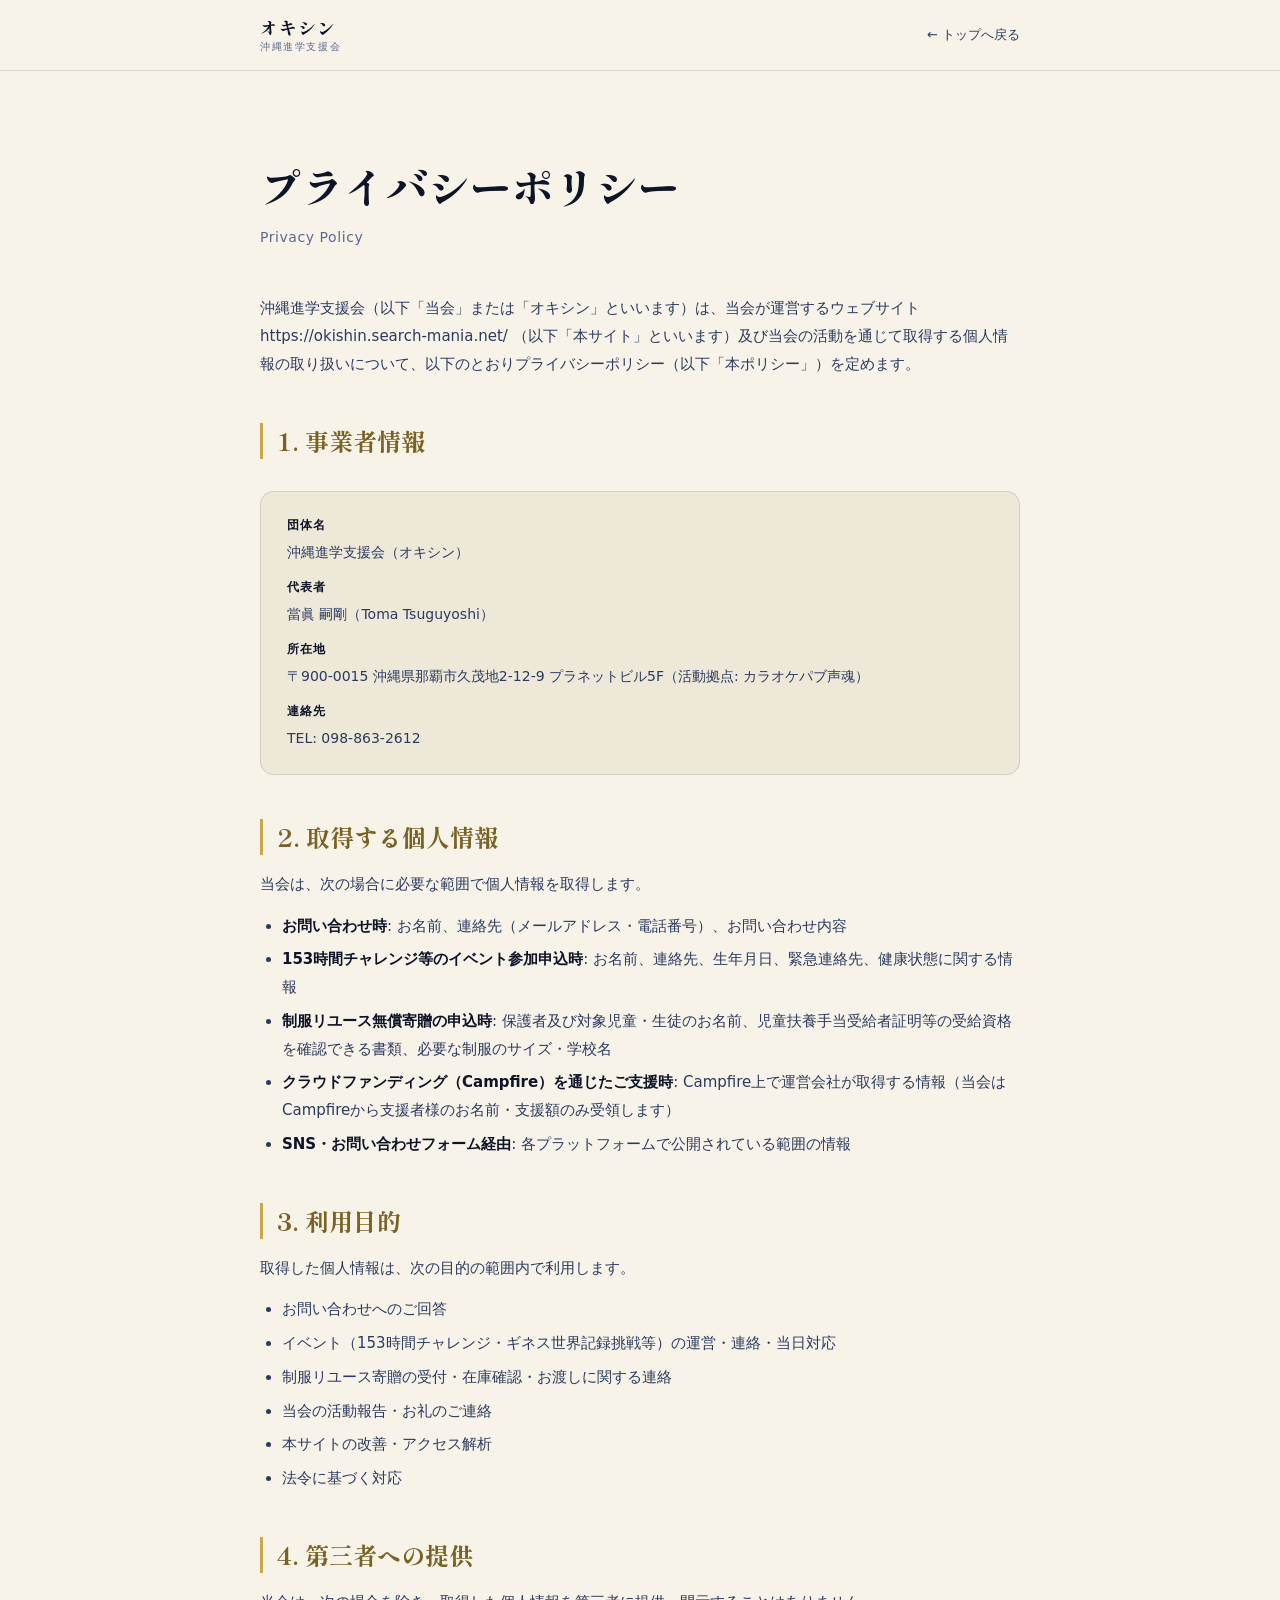
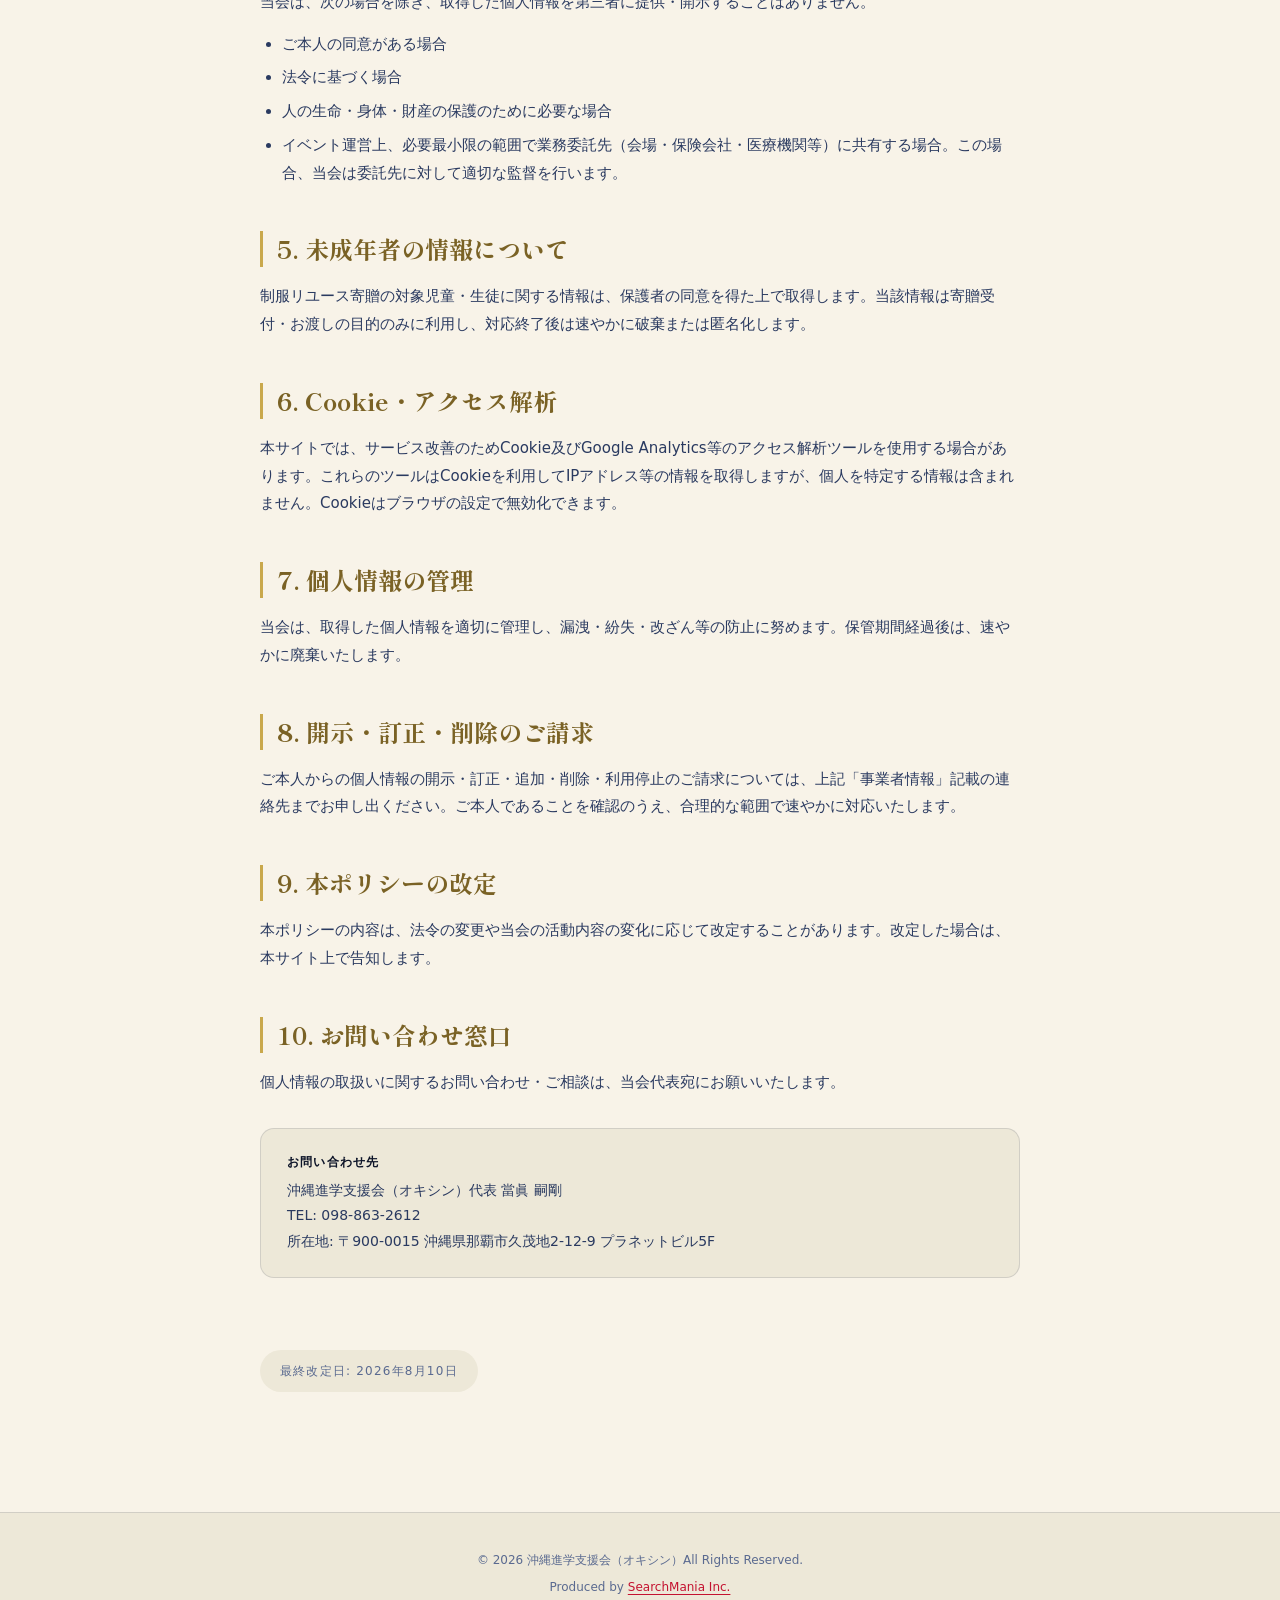
<file: privacy-policy.html>
<!DOCTYPE html>
<html lang="ja">
<head>
  <meta charset="UTF-8">
  <meta name="viewport" content="width=device-width, initial-scale=1.0">
  <title>プライバシーポリシー | 沖縄進学支援会オキシン</title>
  <meta name="description" content="沖縄進学支援会（オキシン）公式サイトのプライバシーポリシー。個人情報の取得・利用・管理方針をご案内します。">
  <meta name="robots" content="index,follow">
  <link rel="canonical" href="https://okishin.search-mania.net/privacy-policy.html">
  <link rel="icon" href="favicon.svg" type="image/svg+xml">
  <link rel="preconnect" href="https://fonts.googleapis.com">
  <link rel="preconnect" href="https://fonts.gstatic.com" crossorigin>
  <link href="https://fonts.googleapis.com/css2?family=Shippori+Mincho+B1:wght@700;800;900&display=swap" rel="stylesheet">
  <style>
    :root {
      --bg:#f8f3e8; --bg2:#ede8d8;
      --ink:#0d1428; --ink-s:#2a3a60; --ink-m:#5a6a90;
      --gold:#c9a84c; --gold-lt:#f0cc6e; --gold-dk:#7a6225;
      --red:#c41230;
      --line:rgba(10,20,60,.12);
      --font-serif:"Shippori Mincho B1","YuMincho","Yu Mincho","游明朝","Hiragino Mincho Pro",Georgia,serif;
      --font-sans:"Hiragino Kaku Gothic Pro","ヒラギノ角ゴ Pro W3","Meiryo","メイリオ",system-ui,sans-serif;
    }
    @media (prefers-color-scheme: dark) {
      :root {
        --bg:#050b1e; --bg2:#0a1228;
        --ink:#f0ece4; --ink-s:#b0bed4; --ink-m:#6478a0;
        --line:rgba(201,168,76,.15);
      }
    }
    *,*::before,*::after{box-sizing:border-box;margin:0;padding:0;}
    body { font-family: var(--font-sans); background: var(--bg); color: var(--ink); line-height: 1.85; }
    a { color: var(--red); text-decoration: underline; text-underline-offset: 3px; }
    a:hover { opacity: .75; }
    header.legal-nav { border-bottom: 1px solid var(--line); background: var(--bg); padding: 18px 0; }
    .wrap { max-width: 840px; margin: 0 auto; padding: 0 clamp(20px,5vw,40px); }
    .legal-nav-inner { display: flex; align-items: center; justify-content: space-between; }
    .brand { display: inline-flex; flex-direction: column; line-height: 1.1; }
    .brand-abbr { font-family: var(--font-serif); font-size: 18px; font-weight: 900; color: var(--ink); letter-spacing: .06em; }
    .brand-full { font-size: 10px; letter-spacing: .16em; color: var(--ink-m); margin-top: 3px; }
    .back-link { font-size: 13px; color: var(--ink-s); text-decoration: none; }
    .back-link:hover { color: var(--red); }
    main { padding: clamp(48px,7vw,88px) 0 clamp(72px,10vw,120px); }
    h1 { font-family: var(--font-serif); font-size: clamp(28px,4.5vw,42px); font-weight: 900; line-height: 1.3; margin-bottom: 12px; word-break: keep-all; }
    .lead { color: var(--ink-m); font-size: 14px; margin-bottom: 44px; letter-spacing: .04em; }
    h2 { font-family: var(--font-serif); font-size: clamp(19px,2.4vw,24px); font-weight: 900; color: var(--gold-dk); margin: 44px 0 16px; padding-left: 14px; border-left: 3px solid var(--gold); line-height: 1.5; }
    h3 { font-family: var(--font-serif); font-size: 16px; font-weight: 900; color: var(--ink); margin: 22px 0 10px; }
    p { margin-bottom: 14px; color: var(--ink-s); font-size: 15px; }
    ul, ol { margin: 8px 0 18px 22px; color: var(--ink-s); font-size: 15px; }
    li { margin-bottom: 6px; line-height: 1.85; }
    strong { color: var(--ink); font-weight: 700; }
    .meta-info { background: var(--bg2); border: 1px solid var(--line); border-radius: 14px; padding: 22px 26px; margin: 32px 0; font-size: 14px; color: var(--ink-s); }
    .meta-info dt { font-weight: 700; color: var(--ink); font-size: 12px; letter-spacing: .1em; margin-top: 10px; }
    .meta-info dt:first-child { margin-top: 0; }
    .meta-info dd { margin: 4px 0 0; }
    footer.legal-footer { border-top: 1px solid var(--line); padding: 32px 0; text-align: center; background: var(--bg2); }
    footer.legal-footer p { font-size: 12px; color: var(--ink-m); margin: 4px 0; }
    .updated { display: inline-block; margin-top: 40px; padding: 10px 20px; background: var(--bg2); border-radius: 999px; font-size: 12px; color: var(--ink-m); letter-spacing: .1em; }
  </style>
</head>
<body>

<header class="legal-nav">
  <div class="wrap legal-nav-inner">
    <a href="/" class="brand" style="text-decoration:none;">
      <span class="brand-abbr">オキシン</span>
      <span class="brand-full">沖縄進学支援会</span>
    </a>
    <a href="/" class="back-link">← トップへ戻る</a>
  </div>
</header>

<main>
  <div class="wrap">

    <h1>プライバシーポリシー</h1>
    <p class="lead">Privacy Policy</p>

    <p>沖縄進学支援会（以下「当会」または「オキシン」といいます）は、当会が運営するウェブサイト https://okishin.search-mania.net/ （以下「本サイト」といいます）及び当会の活動を通じて取得する個人情報の取り扱いについて、以下のとおりプライバシーポリシー（以下「本ポリシー」）を定めます。</p>

    <h2>1. 事業者情報</h2>
    <dl class="meta-info">
      <dt>団体名</dt><dd>沖縄進学支援会（オキシン）</dd>
      <dt>代表者</dt><dd>當眞 嗣剛（Toma Tsuguyoshi）</dd>
      <dt>所在地</dt><dd>〒900-0015 沖縄県那覇市久茂地2-12-9 プラネットビル5F（活動拠点: カラオケパブ声魂）</dd>
      <dt>連絡先</dt><dd>TEL: 098-863-2612</dd>
    </dl>

    <h2>2. 取得する個人情報</h2>
    <p>当会は、次の場合に必要な範囲で個人情報を取得します。</p>
    <ul>
      <li><strong>お問い合わせ時</strong>: お名前、連絡先（メールアドレス・電話番号）、お問い合わせ内容</li>
      <li><strong>153時間チャレンジ等のイベント参加申込時</strong>: お名前、連絡先、生年月日、緊急連絡先、健康状態に関する情報</li>
      <li><strong>制服リユース無償寄贈の申込時</strong>: 保護者及び対象児童・生徒のお名前、児童扶養手当受給者証明等の受給資格を確認できる書類、必要な制服のサイズ・学校名</li>
      <li><strong>クラウドファンディング（Campfire）を通じたご支援時</strong>: Campfire上で運営会社が取得する情報（当会はCampfireから支援者様のお名前・支援額のみ受領します）</li>
      <li><strong>SNS・お問い合わせフォーム経由</strong>: 各プラットフォームで公開されている範囲の情報</li>
    </ul>

    <h2>3. 利用目的</h2>
    <p>取得した個人情報は、次の目的の範囲内で利用します。</p>
    <ul>
      <li>お問い合わせへのご回答</li>
      <li>イベント（153時間チャレンジ・ギネス世界記録挑戦等）の運営・連絡・当日対応</li>
      <li>制服リユース寄贈の受付・在庫確認・お渡しに関する連絡</li>
      <li>当会の活動報告・お礼のご連絡</li>
      <li>本サイトの改善・アクセス解析</li>
      <li>法令に基づく対応</li>
    </ul>

    <h2>4. 第三者への提供</h2>
    <p>当会は、次の場合を除き、取得した個人情報を第三者に提供・開示することはありません。</p>
    <ul>
      <li>ご本人の同意がある場合</li>
      <li>法令に基づく場合</li>
      <li>人の生命・身体・財産の保護のために必要な場合</li>
      <li>イベント運営上、必要最小限の範囲で業務委託先（会場・保険会社・医療機関等）に共有する場合。この場合、当会は委託先に対して適切な監督を行います。</li>
    </ul>

    <h2>5. 未成年者の情報について</h2>
    <p>制服リユース寄贈の対象児童・生徒に関する情報は、保護者の同意を得た上で取得します。当該情報は寄贈受付・お渡しの目的のみに利用し、対応終了後は速やかに破棄または匿名化します。</p>

    <h2>6. Cookie・アクセス解析</h2>
    <p>本サイトでは、サービス改善のためCookie及びGoogle Analytics等のアクセス解析ツールを使用する場合があります。これらのツールはCookieを利用してIPアドレス等の情報を取得しますが、個人を特定する情報は含まれません。Cookieはブラウザの設定で無効化できます。</p>

    <h2>7. 個人情報の管理</h2>
    <p>当会は、取得した個人情報を適切に管理し、漏洩・紛失・改ざん等の防止に努めます。保管期間経過後は、速やかに廃棄いたします。</p>

    <h2>8. 開示・訂正・削除のご請求</h2>
    <p>ご本人からの個人情報の開示・訂正・追加・削除・利用停止のご請求については、上記「事業者情報」記載の連絡先までお申し出ください。ご本人であることを確認のうえ、合理的な範囲で速やかに対応いたします。</p>

    <h2>9. 本ポリシーの改定</h2>
    <p>本ポリシーの内容は、法令の変更や当会の活動内容の変化に応じて改定することがあります。改定した場合は、本サイト上で告知します。</p>

    <h2>10. お問い合わせ窓口</h2>
    <p>個人情報の取扱いに関するお問い合わせ・ご相談は、当会代表宛にお願いいたします。</p>
    <dl class="meta-info">
      <dt>お問い合わせ先</dt>
      <dd>沖縄進学支援会（オキシン）代表 當眞 嗣剛<br>TEL: 098-863-2612<br>所在地: 〒900-0015 沖縄県那覇市久茂地2-12-9 プラネットビル5F</dd>
    </dl>

    <div class="updated">最終改定日: 2026年8月10日</div>

  </div>
</main>

<footer class="legal-footer">
  <div class="wrap">
    <p>© 2026 沖縄進学支援会（オキシン）All Rights Reserved.</p>
    <p>Produced by <a href="https://search-mania.net/" target="_blank" rel="noopener">SearchMania Inc.</a></p>
  </div>
</footer>

</body>
</html>
</file>
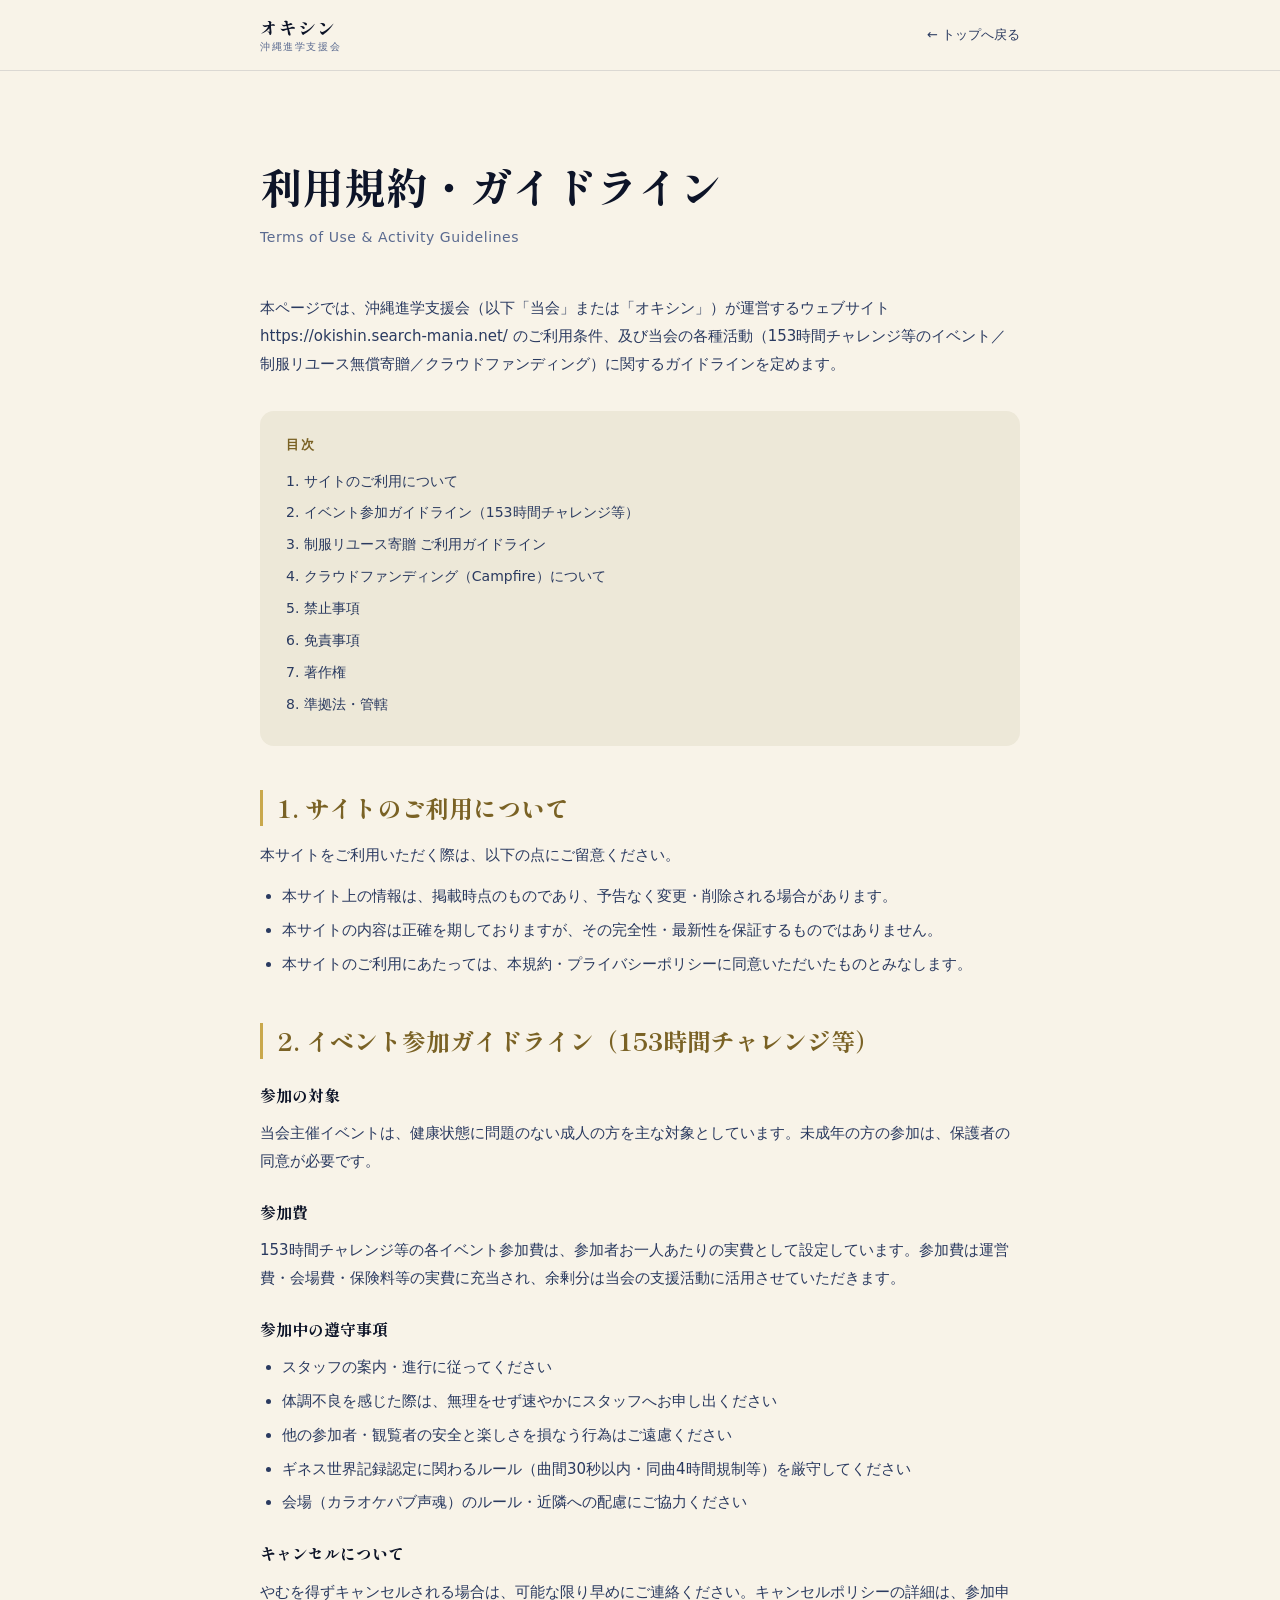
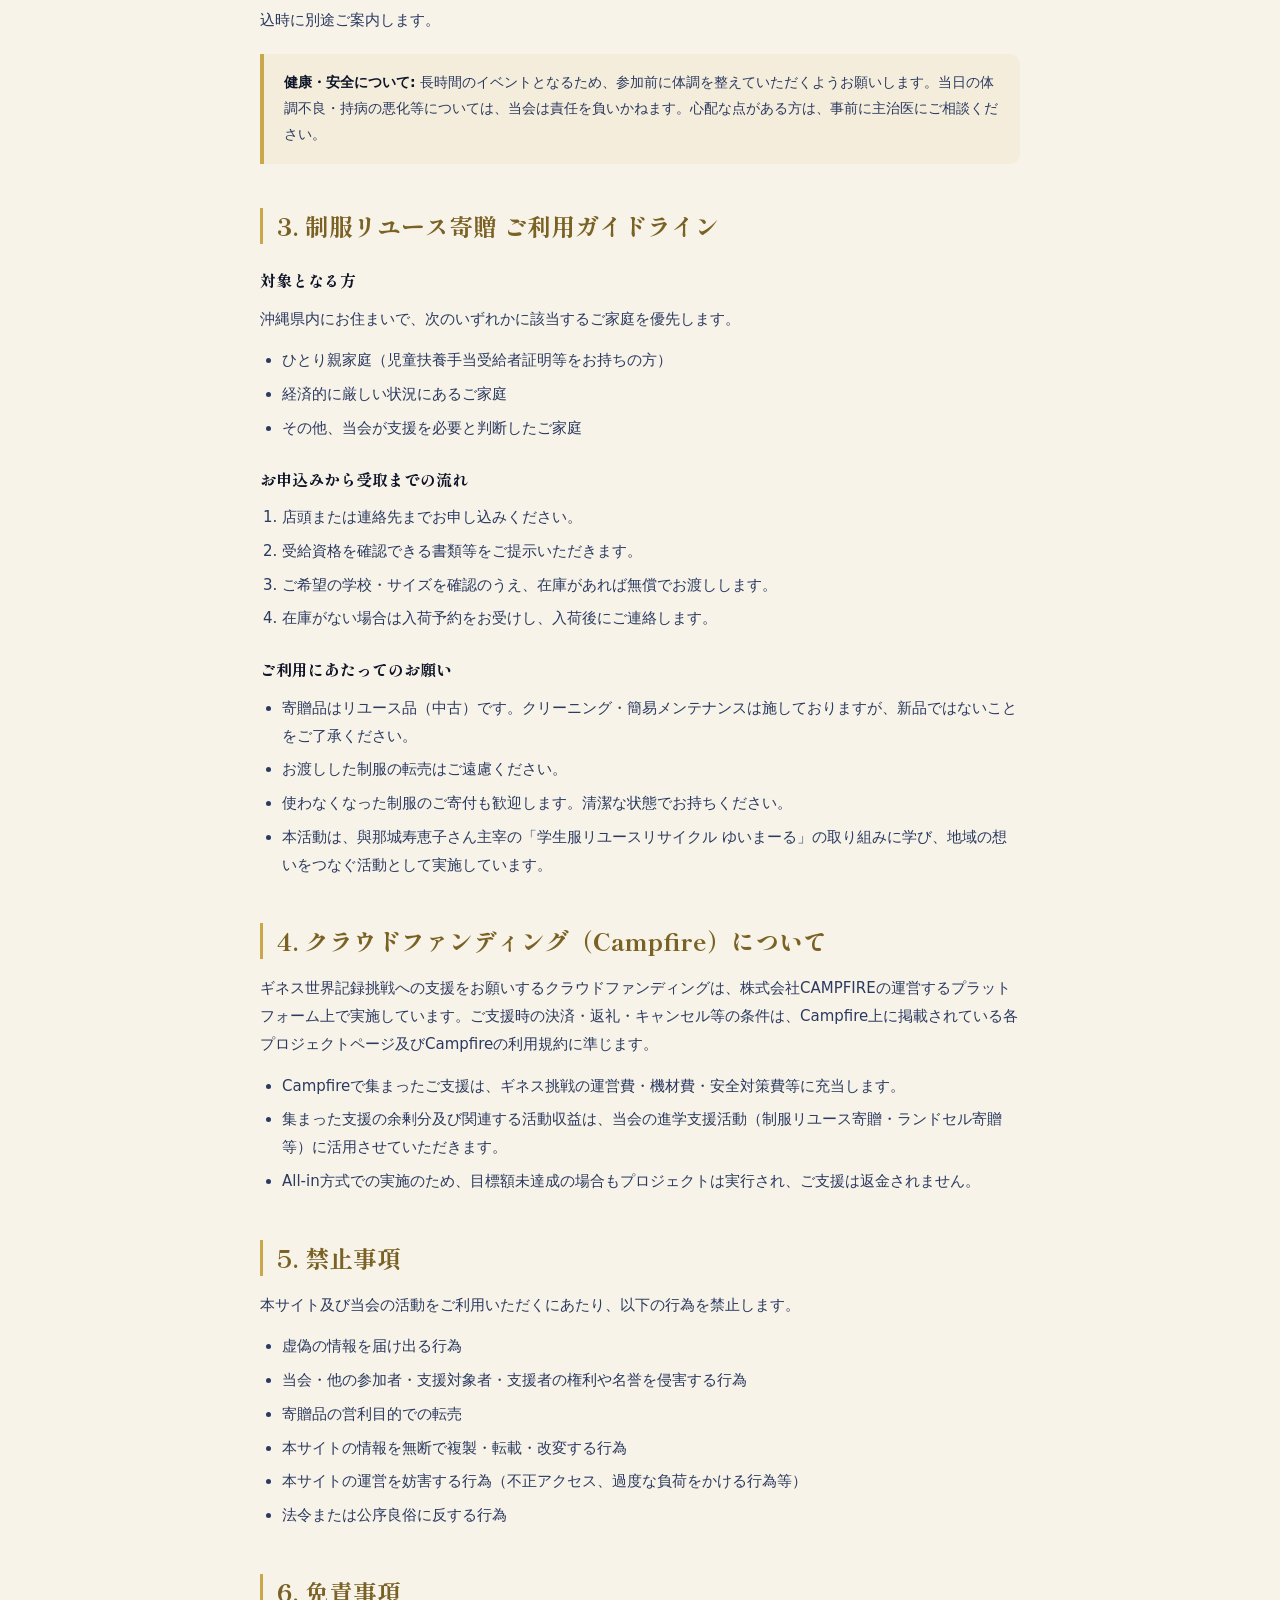
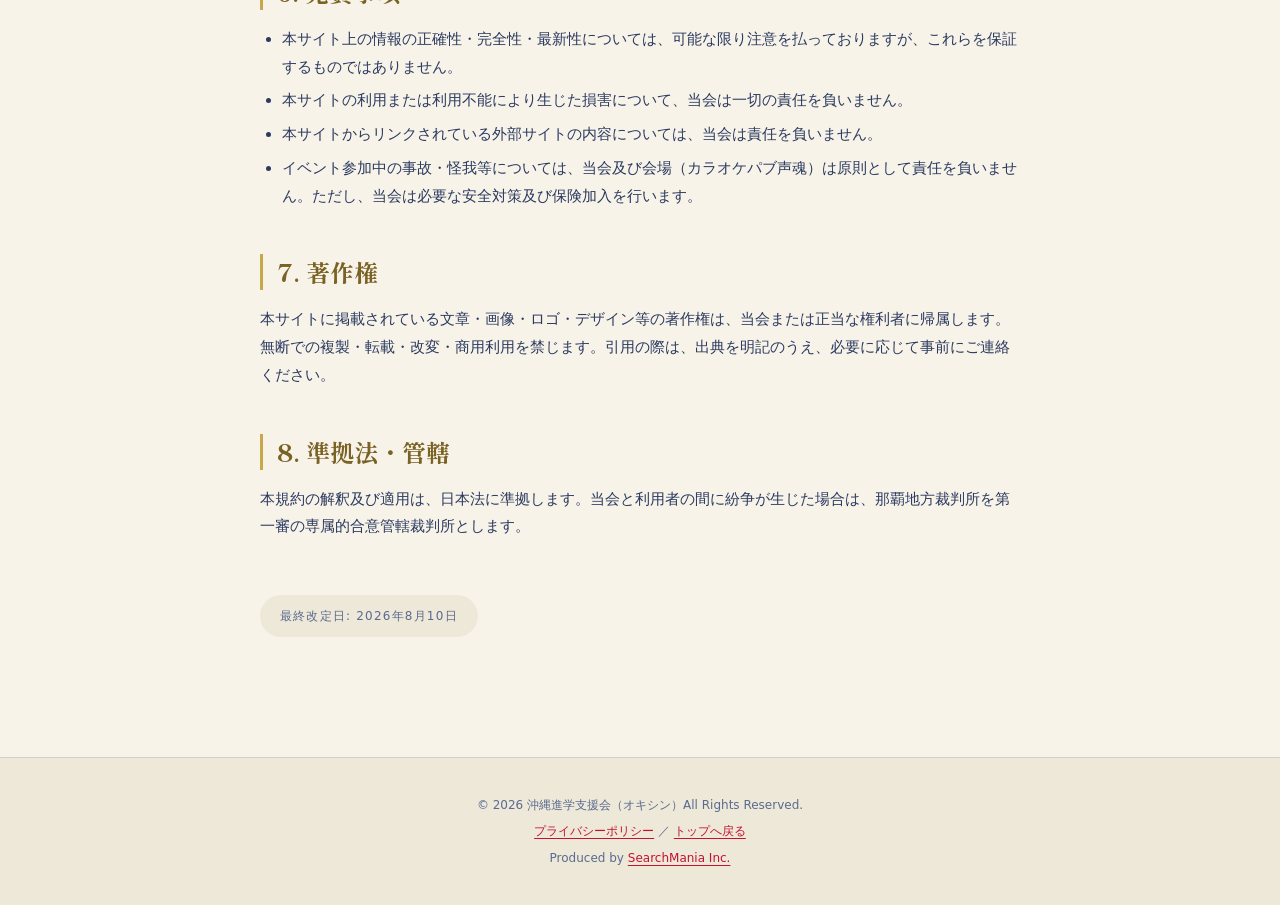
<file: terms.html>
<!DOCTYPE html>
<html lang="ja">
<head>
  <meta charset="UTF-8">
  <meta name="viewport" content="width=device-width, initial-scale=1.0">
  <title>利用規約・ガイドライン | 沖縄進学支援会オキシン</title>
  <meta name="description" content="沖縄進学支援会（オキシン）公式サイトの利用規約と、イベント参加者・支援対象者向けの活動ガイドライン。">
  <meta name="robots" content="index,follow">
  <link rel="canonical" href="https://okishin.search-mania.net/terms.html">
  <link rel="icon" href="favicon.svg" type="image/svg+xml">
  <link rel="preconnect" href="https://fonts.googleapis.com">
  <link rel="preconnect" href="https://fonts.gstatic.com" crossorigin>
  <link href="https://fonts.googleapis.com/css2?family=Shippori+Mincho+B1:wght@700;800;900&display=swap" rel="stylesheet">
  <style>
    :root {
      --bg:#f8f3e8; --bg2:#ede8d8;
      --ink:#0d1428; --ink-s:#2a3a60; --ink-m:#5a6a90;
      --gold:#c9a84c; --gold-lt:#f0cc6e; --gold-dk:#7a6225;
      --red:#c41230;
      --line:rgba(10,20,60,.12);
      --font-serif:"Shippori Mincho B1","YuMincho","Yu Mincho","游明朝","Hiragino Mincho Pro",Georgia,serif;
      --font-sans:"Hiragino Kaku Gothic Pro","ヒラギノ角ゴ Pro W3","Meiryo","メイリオ",system-ui,sans-serif;
    }
    @media (prefers-color-scheme: dark) {
      :root {
        --bg:#050b1e; --bg2:#0a1228;
        --ink:#f0ece4; --ink-s:#b0bed4; --ink-m:#6478a0;
        --line:rgba(201,168,76,.15);
      }
    }
    *,*::before,*::after{box-sizing:border-box;margin:0;padding:0;}
    body { font-family: var(--font-sans); background: var(--bg); color: var(--ink); line-height: 1.85; }
    a { color: var(--red); text-decoration: underline; text-underline-offset: 3px; }
    a:hover { opacity: .75; }
    header.legal-nav { border-bottom: 1px solid var(--line); background: var(--bg); padding: 18px 0; }
    .wrap { max-width: 840px; margin: 0 auto; padding: 0 clamp(20px,5vw,40px); }
    .legal-nav-inner { display: flex; align-items: center; justify-content: space-between; }
    .brand { display: inline-flex; flex-direction: column; line-height: 1.1; }
    .brand-abbr { font-family: var(--font-serif); font-size: 18px; font-weight: 900; color: var(--ink); letter-spacing: .06em; }
    .brand-full { font-size: 10px; letter-spacing: .16em; color: var(--ink-m); margin-top: 3px; }
    .back-link { font-size: 13px; color: var(--ink-s); text-decoration: none; }
    .back-link:hover { color: var(--red); }
    main { padding: clamp(48px,7vw,88px) 0 clamp(72px,10vw,120px); }
    h1 { font-family: var(--font-serif); font-size: clamp(28px,4.5vw,42px); font-weight: 900; line-height: 1.3; margin-bottom: 12px; word-break: keep-all; }
    .lead { color: var(--ink-m); font-size: 14px; margin-bottom: 44px; letter-spacing: .04em; }
    h2 { font-family: var(--font-serif); font-size: clamp(19px,2.4vw,24px); font-weight: 900; color: var(--gold-dk); margin: 44px 0 16px; padding-left: 14px; border-left: 3px solid var(--gold); line-height: 1.5; }
    h3 { font-family: var(--font-serif); font-size: 16px; font-weight: 900; color: var(--ink); margin: 22px 0 10px; }
    p { margin-bottom: 14px; color: var(--ink-s); font-size: 15px; }
    ul, ol { margin: 8px 0 18px 22px; color: var(--ink-s); font-size: 15px; }
    li { margin-bottom: 6px; line-height: 1.85; }
    strong { color: var(--ink); font-weight: 700; }
    .note {
      background: rgba(201,168,76,.08);
      border-left: 4px solid var(--gold);
      padding: 16px 20px;
      margin: 20px 0;
      border-radius: 0 10px 10px 0;
      font-size: 14px;
      color: var(--ink-s);
    }
    footer.legal-footer { border-top: 1px solid var(--line); padding: 32px 0; text-align: center; background: var(--bg2); }
    footer.legal-footer p { font-size: 12px; color: var(--ink-m); margin: 4px 0; }
    .updated { display: inline-block; margin-top: 40px; padding: 10px 20px; background: var(--bg2); border-radius: 999px; font-size: 12px; color: var(--ink-m); letter-spacing: .1em; }
    .toc { background: var(--bg2); border-radius: 14px; padding: 22px 26px; margin: 32px 0 40px; }
    .toc h3 { margin: 0 0 12px; font-size: 13px; letter-spacing: .12em; color: var(--gold-dk); font-family: var(--font-sans); }
    .toc ul { list-style: none; margin: 0; }
    .toc li { margin: 6px 0; font-size: 14px; }
    .toc a { color: var(--ink-s); text-decoration: none; }
    .toc a:hover { color: var(--red); text-decoration: underline; }
  </style>
</head>
<body>

<header class="legal-nav">
  <div class="wrap legal-nav-inner">
    <a href="/" class="brand" style="text-decoration:none;">
      <span class="brand-abbr">オキシン</span>
      <span class="brand-full">沖縄進学支援会</span>
    </a>
    <a href="/" class="back-link">← トップへ戻る</a>
  </div>
</header>

<main>
  <div class="wrap">

    <h1>利用規約・ガイドライン</h1>
    <p class="lead">Terms of Use & Activity Guidelines</p>

    <p>本ページでは、沖縄進学支援会（以下「当会」または「オキシン」）が運営するウェブサイト https://okishin.search-mania.net/ のご利用条件、及び当会の各種活動（153時間チャレンジ等のイベント／制服リユース無償寄贈／クラウドファンディング）に関するガイドラインを定めます。</p>

    <div class="toc">
      <h3>目次</h3>
      <ul>
        <li><a href="#site">1. サイトのご利用について</a></li>
        <li><a href="#event">2. イベント参加ガイドライン（153時間チャレンジ等）</a></li>
        <li><a href="#uniform">3. 制服リユース寄贈 ご利用ガイドライン</a></li>
        <li><a href="#cf">4. クラウドファンディング（Campfire）について</a></li>
        <li><a href="#prohibit">5. 禁止事項</a></li>
        <li><a href="#disclaimer">6. 免責事項</a></li>
        <li><a href="#copyright">7. 著作権</a></li>
        <li><a href="#law">8. 準拠法・管轄</a></li>
      </ul>
    </div>

    <h2 id="site">1. サイトのご利用について</h2>
    <p>本サイトをご利用いただく際は、以下の点にご留意ください。</p>
    <ul>
      <li>本サイト上の情報は、掲載時点のものであり、予告なく変更・削除される場合があります。</li>
      <li>本サイトの内容は正確を期しておりますが、その完全性・最新性を保証するものではありません。</li>
      <li>本サイトのご利用にあたっては、本規約・プライバシーポリシーに同意いただいたものとみなします。</li>
    </ul>

    <h2 id="event">2. イベント参加ガイドライン（153時間チャレンジ等）</h2>

    <h3>参加の対象</h3>
    <p>当会主催イベントは、健康状態に問題のない成人の方を主な対象としています。未成年の方の参加は、保護者の同意が必要です。</p>

    <h3>参加費</h3>
    <p>153時間チャレンジ等の各イベント参加費は、参加者お一人あたりの実費として設定しています。参加費は運営費・会場費・保険料等の実費に充当され、余剰分は当会の支援活動に活用させていただきます。</p>

    <h3>参加中の遵守事項</h3>
    <ul>
      <li>スタッフの案内・進行に従ってください</li>
      <li>体調不良を感じた際は、無理をせず速やかにスタッフへお申し出ください</li>
      <li>他の参加者・観覧者の安全と楽しさを損なう行為はご遠慮ください</li>
      <li>ギネス世界記録認定に関わるルール（曲間30秒以内・同曲4時間規制等）を厳守してください</li>
      <li>会場（カラオケパブ声魂）のルール・近隣への配慮にご協力ください</li>
    </ul>

    <h3>キャンセルについて</h3>
    <p>やむを得ずキャンセルされる場合は、可能な限り早めにご連絡ください。キャンセルポリシーの詳細は、参加申込時に別途ご案内します。</p>

    <div class="note">
      <strong>健康・安全について:</strong> 長時間のイベントとなるため、参加前に体調を整えていただくようお願いします。当日の体調不良・持病の悪化等については、当会は責任を負いかねます。心配な点がある方は、事前に主治医にご相談ください。
    </div>

    <h2 id="uniform">3. 制服リユース寄贈 ご利用ガイドライン</h2>

    <h3>対象となる方</h3>
    <p>沖縄県内にお住まいで、次のいずれかに該当するご家庭を優先します。</p>
    <ul>
      <li>ひとり親家庭（児童扶養手当受給者証明等をお持ちの方）</li>
      <li>経済的に厳しい状況にあるご家庭</li>
      <li>その他、当会が支援を必要と判断したご家庭</li>
    </ul>

    <h3>お申込みから受取までの流れ</h3>
    <ol>
      <li>店頭または連絡先までお申し込みください。</li>
      <li>受給資格を確認できる書類等をご提示いただきます。</li>
      <li>ご希望の学校・サイズを確認のうえ、在庫があれば無償でお渡しします。</li>
      <li>在庫がない場合は入荷予約をお受けし、入荷後にご連絡します。</li>
    </ol>

    <h3>ご利用にあたってのお願い</h3>
    <ul>
      <li>寄贈品はリユース品（中古）です。クリーニング・簡易メンテナンスは施しておりますが、新品ではないことをご了承ください。</li>
      <li>お渡しした制服の転売はご遠慮ください。</li>
      <li>使わなくなった制服のご寄付も歓迎します。清潔な状態でお持ちください。</li>
      <li>本活動は、與那城寿恵子さん主宰の「学生服リユースリサイクル ゆいまーる」の取り組みに学び、地域の想いをつなぐ活動として実施しています。</li>
    </ul>

    <h2 id="cf">4. クラウドファンディング（Campfire）について</h2>
    <p>ギネス世界記録挑戦への支援をお願いするクラウドファンディングは、株式会社CAMPFIREの運営するプラットフォーム上で実施しています。ご支援時の決済・返礼・キャンセル等の条件は、Campfire上に掲載されている各プロジェクトページ及びCampfireの利用規約に準じます。</p>
    <ul>
      <li>Campfireで集まったご支援は、ギネス挑戦の運営費・機材費・安全対策費等に充当します。</li>
      <li>集まった支援の余剰分及び関連する活動収益は、当会の進学支援活動（制服リユース寄贈・ランドセル寄贈等）に活用させていただきます。</li>
      <li>All-in方式での実施のため、目標額未達成の場合もプロジェクトは実行され、ご支援は返金されません。</li>
    </ul>

    <h2 id="prohibit">5. 禁止事項</h2>
    <p>本サイト及び当会の活動をご利用いただくにあたり、以下の行為を禁止します。</p>
    <ul>
      <li>虚偽の情報を届け出る行為</li>
      <li>当会・他の参加者・支援対象者・支援者の権利や名誉を侵害する行為</li>
      <li>寄贈品の営利目的での転売</li>
      <li>本サイトの情報を無断で複製・転載・改変する行為</li>
      <li>本サイトの運営を妨害する行為（不正アクセス、過度な負荷をかける行為等）</li>
      <li>法令または公序良俗に反する行為</li>
    </ul>

    <h2 id="disclaimer">6. 免責事項</h2>
    <ul>
      <li>本サイト上の情報の正確性・完全性・最新性については、可能な限り注意を払っておりますが、これらを保証するものではありません。</li>
      <li>本サイトの利用または利用不能により生じた損害について、当会は一切の責任を負いません。</li>
      <li>本サイトからリンクされている外部サイトの内容については、当会は責任を負いません。</li>
      <li>イベント参加中の事故・怪我等については、当会及び会場（カラオケパブ声魂）は原則として責任を負いません。ただし、当会は必要な安全対策及び保険加入を行います。</li>
    </ul>

    <h2 id="copyright">7. 著作権</h2>
    <p>本サイトに掲載されている文章・画像・ロゴ・デザイン等の著作権は、当会または正当な権利者に帰属します。無断での複製・転載・改変・商用利用を禁じます。引用の際は、出典を明記のうえ、必要に応じて事前にご連絡ください。</p>

    <h2 id="law">8. 準拠法・管轄</h2>
    <p>本規約の解釈及び適用は、日本法に準拠します。当会と利用者の間に紛争が生じた場合は、那覇地方裁判所を第一審の専属的合意管轄裁判所とします。</p>

    <div class="updated">最終改定日: 2026年8月10日</div>

  </div>
</main>

<footer class="legal-footer">
  <div class="wrap">
    <p>© 2026 沖縄進学支援会（オキシン）All Rights Reserved.</p>
    <p><a href="/privacy-policy.html">プライバシーポリシー</a>  ／  <a href="/">トップへ戻る</a></p>
    <p>Produced by <a href="https://search-mania.net/" target="_blank" rel="noopener">SearchMania Inc.</a></p>
  </div>
</footer>

</body>
</html>
</file>
